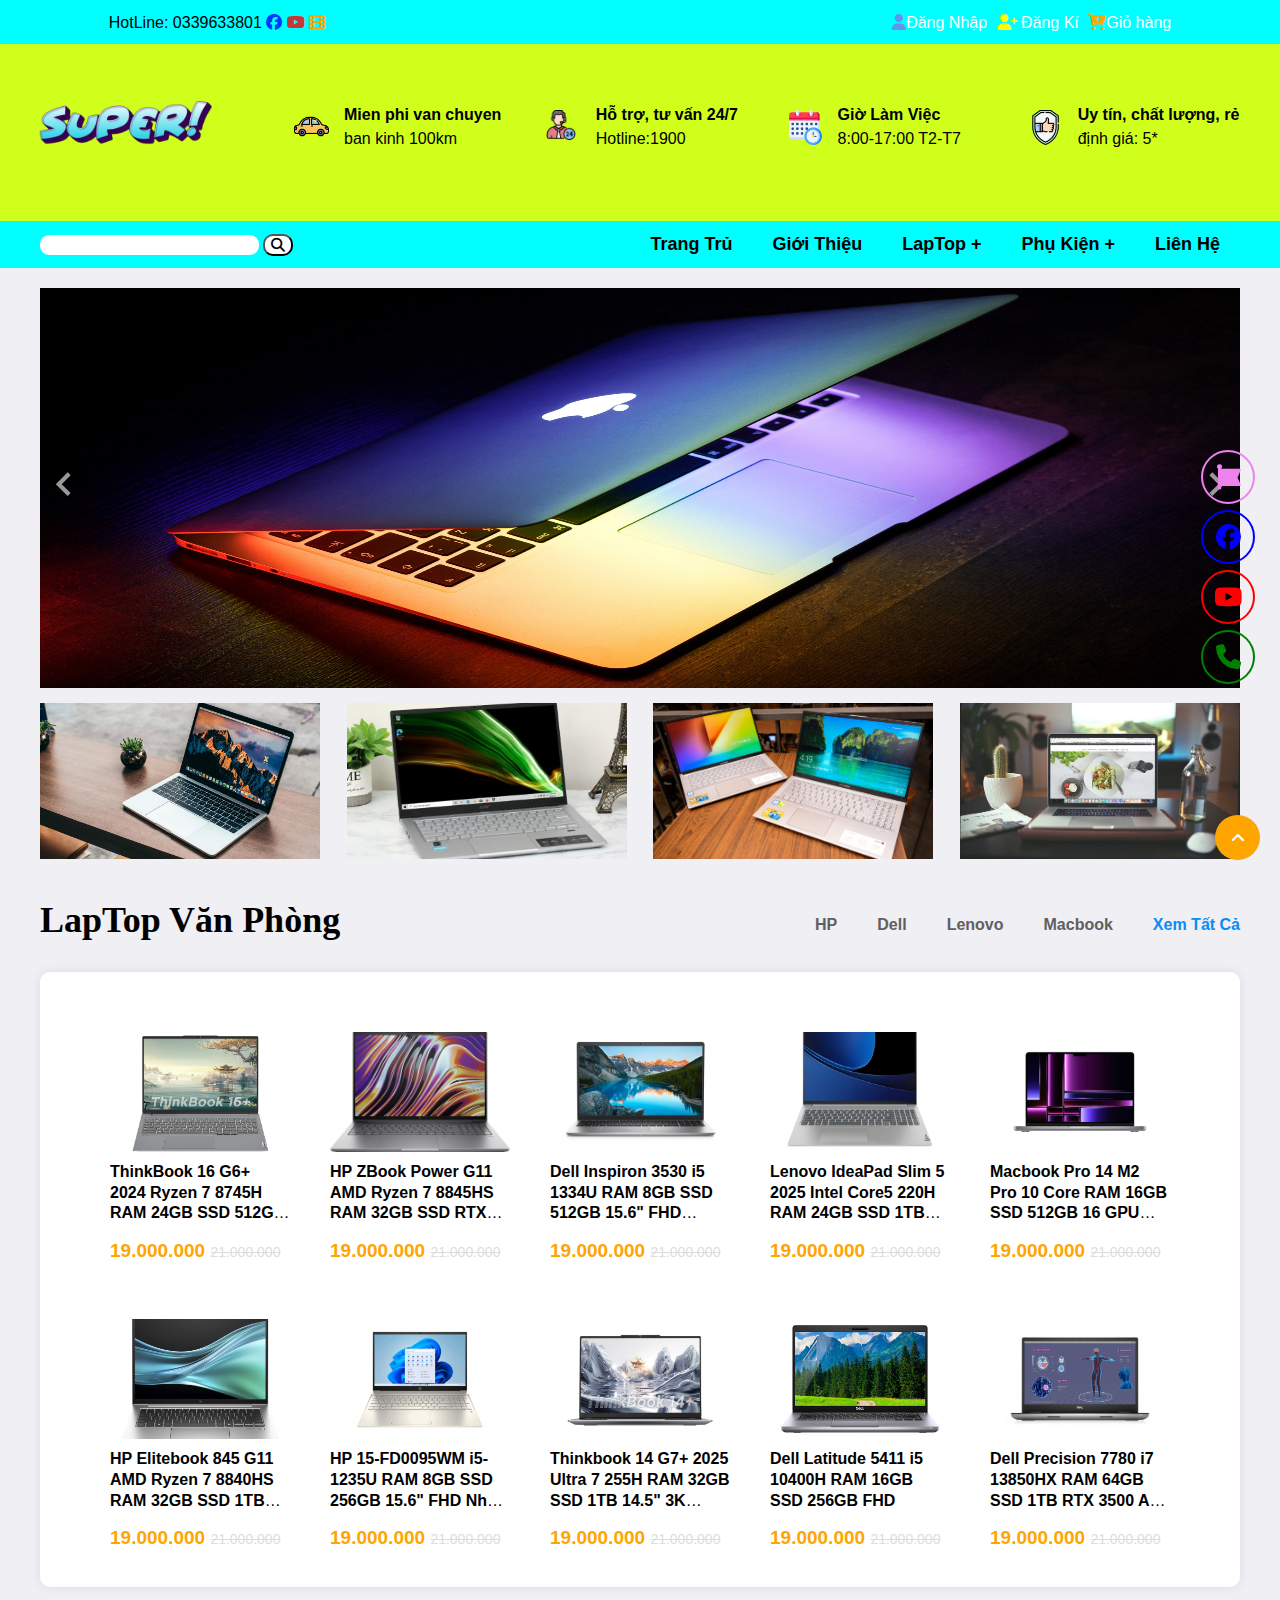
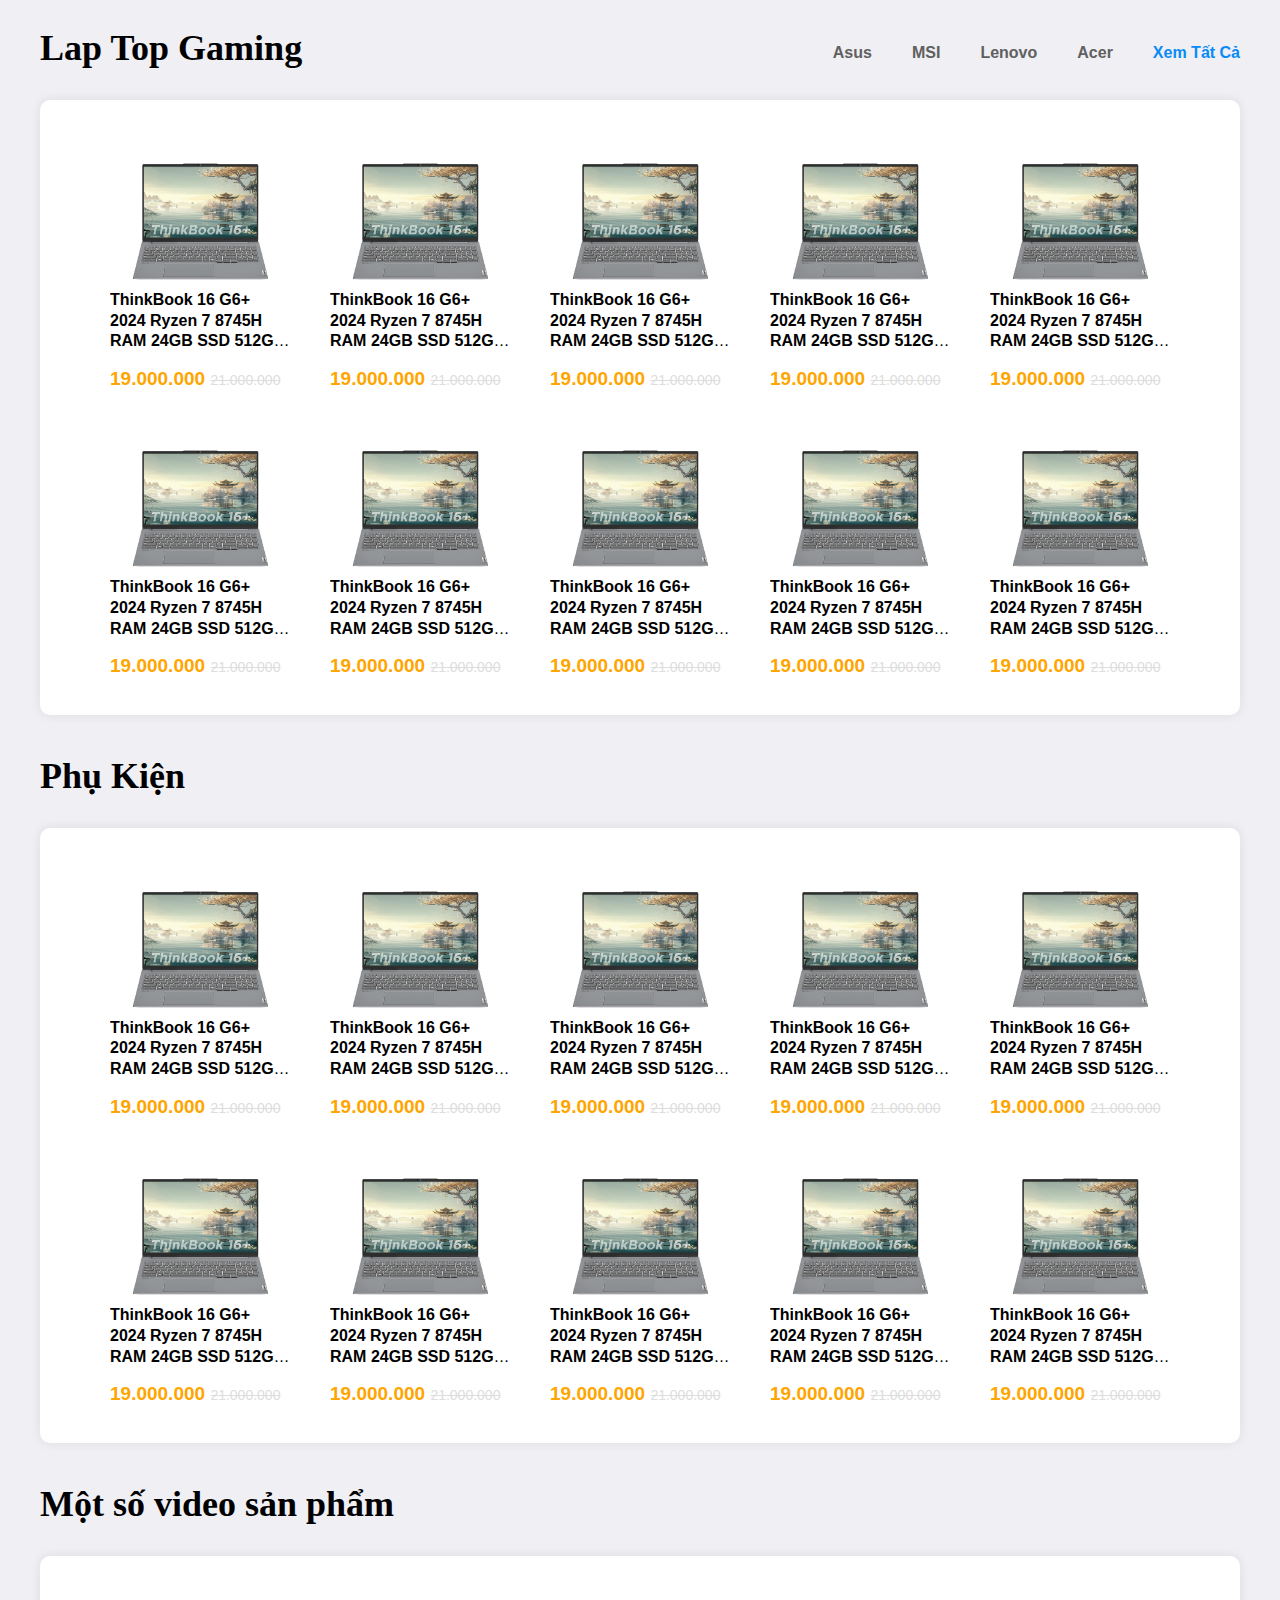
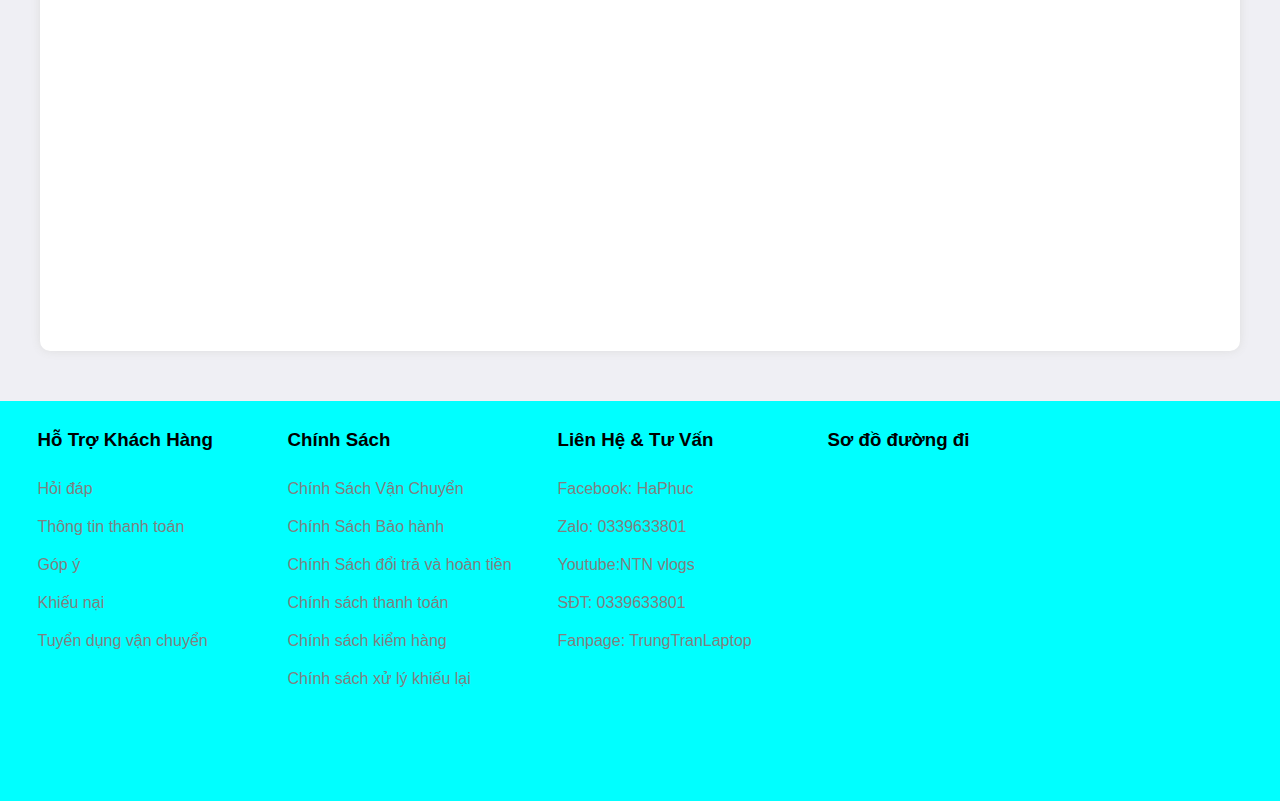
<file: index.html>
<!DOCTYPE html>
<html lang="en">
  <head>
    <meta charset="UTF-8" />
    <meta name="viewport" content="width=device-width, initial-scale=1.0" />
    <link rel="shortcut icon" href="./imgae/pc-tower.png" type="image/x-icon" />
    <link
      href="https://unpkg.com/boxicons@2.1.4/css/boxicons.min.css"
      rel="stylesheet"
    />
    <link
      rel="stylesheet"
      href="https://cdnjs.cloudflare.com/ajax/libs/font-awesome/6.7.2/css/all.min.css"
      integrity="sha512-Evv84Mr4kqVGRNSgIGL/F/aIDqQb7xQ2vcrdIwxfjThSH8CSR7PBEakCr51Ck+w+/U6swU2Im1vVX0SVk9ABhg=="
      crossorigin="anonymous"
      referrerpolicy="no-referrer"
    />
    <title>Máy Tính và Linh Kiện</title>
    <link rel="stylesheet" href="./CSS/header.css" />
    <link rel="stylesheet" href="./CSS/text_slideshow.css" />
    <link rel="stylesheet" href="./CSS/vanphong.css" />
    <link rel="stylesheet" href="./CSS/gaming.css" />
    <link rel="stylesheet" href="./CSS/phukien.css" />
    <link rel="stylesheet" href="./CSS/footer.css" />
  </head>
  <body>
    <div id="header">
      <div id="top">
        <div id="top-tops">
          <div id="top-tops-topleft">
            <span>HotLine: 0339633801</span>
            <a
              href="https://www.facebook.com/"
              target="_blank"
              style="color: rgba(0, 0, 255, 0.804)"
              ><i class="fa-brands fa-facebook"></i
            ></a>
            <a
              href="https://www.youtube.com/"
              target="_blank"
              style="color: rgba(255, 0, 0, 0.803)"
            >
              <i class="fa-brands fa-youtube"></i
            ></a>
            <a
              href="https://animevietsub.lol/"
              target="_blank"
              style="color: orange"
              ><i class="fa-solid fa-film"></i>
            </a>
          </div>
          <div id="top-tops-topright">
            <a href="login.html"
              ><i class="fa-solid fa-user" style="color: cornflowerblue"></i
              >Đăng Nhập</a
            >
            <a href="login.html"
              ><i class="fa-solid fa-user-plus" style="color: yellow"></i> Đăng
              Kí</a
            >
            <a href="giohang.html"
              ><i class="fa-solid fa-cart-plus" style="color: orange"></i>Giỏ
              hàng</a
            >
          </div>
        </div>
      </div>
      <div id="banner">
        <div id="show_baner">
          <div id="detail-showbaner">
            <div id="logo">
              <img id="img-logo" src="./imgae/Logo.png" alt="logo" />
            </div>
            <div id="policy">
              <div id="img-policy">
                <img src="./imgae/car.png" style="width: 35px" />
              </div>
              <div id="text-policy">
                <span><b>Mien phi van chuyen</b></span>
                <span>ban kinh 100km</span>
              </div>
            </div>
            <div id="support">
              <div id="img-support">
                <img src="./imgae/support.png" style="width: 30px" />
              </div>
              <div id="text-support">
                <span><b>Hỗ trợ, tư vấn 24/7</b></span>
                <span>Hotline:1900</span>
              </div>
            </div>
            <div id="time">
              <div id="img-time">
                <img src="./imgae/clock.png" style="width: 35px" />
              </div>
              <div id="text-time">
                <span><b>Giờ Làm Việc</b></span
                ><br />
                <span>8:00-17:00 T2-T7</span>
              </div>
            </div>
            <div id="legit">
              <div id="text-legit">
                <span><b>Uy tín, chất lượng, rẻ </b></span><br />
                <span>định giá: 5*</span>
              </div>
              <div id="img-legit">
                <img src="./imgae/legit.png" style="width: 35px" />
              </div>
            </div>
          </div>
        </div>
      </div>
    </div>
    <div class="menu" id="menu">
      <div class="container">
        <form action="" id="search">
          <input type="text" id="search-text" />
          <button id="search-btn">
            <i class="fa-solid fa-magnifying-glass"></i>
          </button>
          <a href="giohang.html"
            ><i class="fa-solid fa-cart-plus" style="color: orange"></i
          ></a>
        </form>
        <input type="checkbox" id="menu-bar" />
        <label for="menu-bar"><i class="fa-solid fa-bars"></i></label>
        <nav class="navbar">
          <ul>
            <li><a href="">Trang Trủ</a></li>
            <li><a href="">Giới Thiệu</a></li>
            <li>
              <a href="#">LapTop +</a>
              <ul>
                <li>
                  <a href="#">Gaming +</a>
                  <ul>
                    <li><a href="">Acer</a></li>
                    <li><a href="">MSI</a></li>
                    <li><a href="">Asus</a></li>
                    <li><a href="">Lenovo</a></li>
                  </ul>
                </li>
                <li>
                  <a href="#">Văn Phòng +</a>
                  <ul>
                    <li><a href="">HP</a></li>
                    <li><a href="">Dell</a></li>
                    <li><a href="">Lenovo</a></li>
                    <li><a href="">Macbook</a></li>
                  </ul>
                </li>
              </ul>
            </li>
            <li>
              <a href="#">Phụ Kiện +</a>
              <ul>
                <li>
                  <a href="#">Ram +</a>
                  <ul>
                    <li><a href="">DRAM</a></li>
                    <li><a href="">SRAM</a></li>
                    <li><a href="">SDRAM</a></li>
                    <li><a href="">DDR RAM</a></li>
                    <li><a href="">LPDDR</a></li>
                  </ul>
                </li>
                <li>
                  <a href="#">Màn Hình +</a>
                  <ul>
                    <li><a href="">Màn hình phẳng</a></li>
                    <li><a href="">Màn hình cong</a></li>
                    <li><a href="">Ultrawide (Siêu rộng)</a></li>
                  </ul>
                </li>
                <li>
                  <a href="#">Ổ Cứng +</a>
                  <ul>
                    <li><a href="">HDD</a></li>
                    <li><a href="">SSD</a></li>
                  </ul>
                </li>
                <li>
                  <a href="#">Chuột +</a>
                  <ul>
                    <li><a href="">có dây</a></li>
                    <li><a href="">không dây</a></li>
                  </ul>
                </li>
                <li>
                  <a href="#">Bàn Phím +</a>
                  <ul>
                    <li><a href="">bàn phím cơ</a></li>
                    <li><a href="">bàn phím thường</a></li>
                    <li><a href="">bàn phím có dây</a></li>
                    <li><a href="">bàn phím không dây</a></li>
                  </ul>
                </li>
              </ul>
            </li>
            <li><a href="">Liên Hệ</a></li>
          </ul>
        </nav>
      </div>
    </div>
    <script
      src="https://code.jquery.com/jquery-3.7.1.js"
      integrity="sha256-eKhayi8LEQwp4NKxN+CfCh+3qOVUtJn3QNZ0TciWLP4="
      crossorigin="anonymous"
    ></script>
    <script>
      window.onscroll = function () {
        myFunction();
      };

      var menu = document.getElementById("menu");
      var sticky = menu.offsetTop;

      function myFunction() {
        if (window.pageYOffset > sticky) {
          menu.classList.add("sticky");
        } else {
          menu.classList.remove("sticky");
        }
      }
    </script>
    <div id="content">
      <div id="slideshow">
        <img id="show" src="./imgae/show_1.jpg" alt="show_1" />
        <script src="./JS/testslide_show.js"></script>
        <div class="btns">
          <div class="btn-left btn" onclick="back()">
            <i class="bx bx-chevron-left"></i>
          </div>
          <div class="btn-right btn" onclick="next()">
            <i class="bx bx-chevron-right"></i>
          </div>
        </div>
        <script>
          autoPlay();
        </script>
      </div>
    </div>
    <div id="ads">
      <img class="a1" src="./imgae/ads_2.jpg" alt="a2" />
      <img class="a2" src="./imgae/ads_3.jpg" alt="a3" />
      <img class="a3" src="./imgae/ads_4.jpg" alt="a4" />
      <img class="a4" src="./imgae/ads_5.jpg" alt="a5" />
    </div>
    <script src="JS/btn_sp.js"></script>
    <div id="wrapper_VP">
      <h2>LapTop Văn Phòng</h2>
      <div class="Manufacturer">
        <div class="Manufacturer-list">
          <a href="">HP</a>
          <a href="">Dell</a>
          <a href="">Lenovo</a>
          <a href="">Macbook</a>
        </div>
        <div class="Manufacturer-All">
          <a href="">Xem Tất Cả</a>
        </div>
      </div>
      <div id="Laptop_VP">
        <div class="row">
          <div class="VP1 SP_VP">
            <div class="bg_sp">
              <a href="chitiet_sp.html" class="img-baosp"
                ><img src="./imgae/LT_VP_1.png" alt="thinkbook"
              /></a>
              <a href="chitiet_sp.html" class="text-sp"
                ><b
                  >ThinkBook 16 G6+ 2024 Ryzen 7 8745H RAM 24GB SSD 512GB 16
                  2.5K+ 120Hz</b
                ></a
              >
              <p class="price">
                <b>19.000.000</b>
                <span class="price-old">21.000.000</span>
              </p>
              <div class="ab">
                <div class="thongso">
                  <p>
                    CPU: &nbsp;Intel Ultra 5 125H <br />

                    RAM: 16GB LPDDR5x-7647MHz <br />

                    Màn hình: &nbsp;14.5″, 2.5K+ (2560x1600) IPS, 300nits <br />

                    Đồ họa: Intel® Arc™ graphics
                  </p>
                </div>
                <div class="btn_sp">
                  <a href="" class="a-them"
                    ><b><i class="fa-solid fa-cart-plus"></i></b
                  ></a>
                  <a href="chitiet_sp.html" class="a-ct">Xem Chi Tiết</a>
                </div>
              </div>
            </div>
          </div>
          <div class="VP2 SP_VP">
            <div class="bg_sp">
              <a href="" class="img-baosp"
                ><img src="./imgae/LT_VP_2.png" alt="thinkbook"
              /></a>
              <a href="" class="text-sp"
                ><b>
                  HP ZBook Power G11 AMD Ryzen 7 8845HS RAM 32GB SSD RTX 4050
                  1TB 16" 2.5K 120Hz</b
                ></a
              >
              <p class="price">
                <b>19.000.000</b>
                <span class="price-old">21.000.000</span>
              </p>
              <div class="ab">
                <div class="thongso">
                  <p>
                    CPU: &nbsp;Intel Ultra 5 125H <br />

                    RAM: 16GB LPDDR5x-7647MHz <br />

                    Màn hình: &nbsp;14.5″, 2.5K+ (2560x1600) IPS, 300nits <br />

                    Đồ họa: Intel® Arc™ graphics
                  </p>
                </div>
                <div class="btn_sp">
                  <a href="" class="a-them"
                    ><b><i class="fa-solid fa-cart-plus"></i></b
                  ></a>
                  <a href="" class="a-ct">Xem Chi Tiết</a>
                </div>
              </div>
            </div>
          </div>
          <div class="VP3 SP_VP">
            <div class="bg_sp">
              <a href="" class="img-baosp"
                ><img src="./imgae/LT_VP_3.png" alt="thinkbook"
              /></a>
              <a href="" class="text-sp"
                ><b>
                  Dell Inspiron 3530 i5 1334U RAM 8GB SSD 512GB 15.6" FHD 120Hz
                </b></a
              >
              <p class="price">
                <b>19.000.000</b>
                <span class="price-old">21.000.000</span>
              </p>
              <div class="ab">
                <div class="thongso">
                  <p>
                    CPU: &nbsp;Intel Ultra 5 125H <br />

                    RAM: 16GB LPDDR5x-7647MHz <br />

                    Màn hình: &nbsp;14.5″, 2.5K+ (2560x1600) IPS, 300nits <br />

                    Đồ họa: Intel® Arc™ graphics
                  </p>
                </div>
                <div class="btn_sp">
                  <a href="" class="a-them"
                    ><b><i class="fa-solid fa-cart-plus"></i></b
                  ></a>
                  <a href="" class="a-ct">Xem Chi Tiết</a>
                </div>
              </div>
            </div>
          </div>
          <div class="VP4 SP_VP">
            <div class="bg_sp">
              <a href="" class="img-baosp"
                ><img src="./imgae/LT_VP_4.png" alt="thinkbook"
              /></a>
              <a href="" class="text-sp"
                ><b>
                  Lenovo IdeaPad Slim 5 2025 Intel Core5 220H RAM 24GB SSD 1TB
                  2.8K OLED 120Hz (Lenovo XiaoXin Pro 14c IRH10R)
                </b></a
              >
              <p class="price">
                <b>19.000.000</b>
                <span class="price-old">21.000.000</span>
              </p>
              <div class="ab">
                <div class="thongso">
                  <p>
                    CPU: &nbsp;Intel Ultra 5 125H <br />

                    RAM: 16GB LPDDR5x-7647MHz <br />

                    Màn hình: &nbsp;14.5″, 2.5K+ (2560x1600) IPS, 300nits <br />

                    Đồ họa: Intel® Arc™ graphics
                  </p>
                </div>
                <div class="btn_sp">
                  <a href="" class="a-them"
                    ><b><i class="fa-solid fa-cart-plus"></i></b
                  ></a>
                  <a href="" class="a-ct">Xem Chi Tiết</a>
                </div>
              </div>
            </div>
          </div>
          <div class="VP5 SP_VP">
            <div class="bg_sp">
              <a href="" class="img-baosp"
                ><img src="./imgae/LT_VP_5.png" alt="thinkbook"
              /></a>
              <a href="" class="text-sp"
                ><b>
                  Macbook Pro 14 M2 Pro 10 Core RAM 16GB SSD 512GB 16 GPU Liquid
                  Retina
                </b></a
              >
              <p class="price">
                <b>19.000.000</b>
                <span class="price-old">21.000.000</span>
              </p>
              <div class="ab">
                <div class="thongso">
                  <p>
                    CPU: &nbsp;Intel Ultra 5 125H <br />

                    RAM: 16GB LPDDR5x-7647MHz <br />

                    Màn hình: &nbsp;14.5″, 2.5K+ (2560x1600) IPS, 300nits <br />

                    Đồ họa: Intel® Arc™ graphics
                  </p>
                </div>
                <div class="btn_sp">
                  <a href="" class="a-them"
                    ><b><i class="fa-solid fa-cart-plus"></i></b
                  ></a>
                  <a href="" class="a-ct">Xem Chi Tiết</a>
                </div>
              </div>
            </div>
          </div>
          <div class="VP6 SP_VP">
            <div class="bg_sp">
              <a href="" class="img-baosp"
                ><img src="./imgae/LT_VP_6.png" alt="thinkbook"
              /></a>
              <a href="" class="text-sp"
                ><b>
                  HP Elitebook 845 G11 AMD Ryzen 7 8840HS RAM 32GB SSD 1TB 14"
                  2.5K 120Hz
                </b></a
              >
              <p class="price">
                <b>19.000.000</b>
                <span class="price-old">21.000.000</span>
              </p>
              <div class="ab">
                <div class="thongso">
                  <p>
                    CPU: &nbsp;Intel Ultra 5 125H <br />

                    RAM: 16GB LPDDR5x-7647MHz <br />

                    Màn hình: &nbsp;14.5″, 2.5K+ (2560x1600) IPS, 300nits <br />

                    Đồ họa: Intel® Arc™ graphics
                  </p>
                </div>
                <div class="btn_sp">
                  <a href="" class="a-them"
                    ><b><i class="fa-solid fa-cart-plus"></i></b
                  ></a>
                  <a href="" class="a-ct">Xem Chi Tiết</a>
                </div>
              </div>
            </div>
          </div>
          <div class="VP7 SP_VP">
            <div class="bg_sp">
              <a href="" class="img-baosp"
                ><img src="./imgae/LT_VP_7.png" alt="thinkbook"
              /></a>
              <a href="" class="text-sp"
                ><b>
                  HP 15-FD0095WM i5-1235U RAM 8GB SSD 256GB 15.6" FHD Nhập Khẩu
                  Chính Ngạch Full VAT
                </b></a
              >
              <p class="price">
                <b>19.000.000</b>
                <span class="price-old">21.000.000</span>
              </p>
              <div class="ab">
                <div class="thongso">
                  <p>
                    CPU: &nbsp;Intel Ultra 5 125H <br />

                    RAM: 16GB LPDDR5x-7647MHz <br />

                    Màn hình: &nbsp;14.5″, 2.5K+ (2560x1600) IPS, 300nits <br />

                    Đồ họa: Intel® Arc™ graphics
                  </p>
                </div>
                <div class="btn_sp">
                  <a href="" class="a-them"
                    ><b><i class="fa-solid fa-cart-plus"></i></b
                  ></a>
                  <a href="" class="a-ct">Xem Chi Tiết</a>
                </div>
              </div>
            </div>
          </div>
          <div class="VP8 SP_VP">
            <div class="bg_sp">
              <a href="" class="img-baosp"
                ><img src="./imgae/LT_VP_8.png" alt="thinkbook"
              /></a>
              <a href="" class="text-sp"
                ><b>
                  Thinkbook 14 G7+ 2025 Ultra 7 255H RAM 32GB SSD 1TB 14.5" 3K
                  120Hz
                </b></a
              >
              <p class="price">
                <b>19.000.000</b>
                <span class="price-old">21.000.000</span>
              </p>
              <div class="ab">
                <div class="thongso">
                  <p>
                    CPU: &nbsp;Intel Ultra 5 125H <br />

                    RAM: 16GB LPDDR5x-7647MHz <br />

                    Màn hình: &nbsp;14.5″, 2.5K+ (2560x1600) IPS, 300nits <br />

                    Đồ họa: Intel® Arc™ graphics
                  </p>
                </div>
                <div class="btn_sp">
                  <a href="" class="a-them"
                    ><b><i class="fa-solid fa-cart-plus"></i></b
                  ></a>
                  <a href="" class="a-ct">Xem Chi Tiết</a>
                </div>
              </div>
            </div>
          </div>
          <div class="VP9 SP_VP">
            <div class="bg_sp">
              <a href="" class="img-baosp"
                ><img src="./imgae/LT_VP_9.png" alt="thinkbook"
              /></a>
              <a href="" class="text-sp"
                ><b> Dell Latitude 5411 i5 10400H RAM 16GB SSD 256GB FHD </b></a
              >
              <p class="price">
                <b>19.000.000</b>
                <span class="price-old">21.000.000</span>
              </p>
              <div class="ab">
                <div class="thongso">
                  <p>
                    CPU: &nbsp;Intel Ultra 5 125H <br />

                    RAM: 16GB LPDDR5x-7647MHz <br />

                    Màn hình: &nbsp;14.5″, 2.5K+ (2560x1600) IPS, 300nits <br />

                    Đồ họa: Intel® Arc™ graphics
                  </p>
                </div>
                <div class="btn_sp">
                  <a href="" class="a-them"
                    ><b><i class="fa-solid fa-cart-plus"></i></b
                  ></a>
                  <a href="" class="a-ct">Xem Chi Tiết</a>
                </div>
              </div>
            </div>
          </div>
          <div class="VP10 SP_VP">
            <div class="bg_sp">
              <a href="" class="img-baosp"
                ><img src="./imgae/LT_VP_10.png" alt="thinkbook"
              /></a>
              <a href="" class="text-sp"
                ><b>
                  Dell Precision 7780 i7 13850HX RAM 64GB SSD 1TB RTX 3500 Ada
                  FHD
                </b></a
              >
              <p class="price">
                <b>19.000.000</b>
                <span class="price-old">21.000.000</span>
              </p>
              <div class="ab">
                <div class="thongso">
                  <p>
                    CPU: &nbsp;Intel Ultra 5 125H <br />

                    RAM: 16GB LPDDR5x-7647MHz <br />

                    Màn hình: &nbsp;14.5″, 2.5K+ (2560x1600) IPS, 300nits <br />

                    Đồ họa: Intel® Arc™ graphics
                  </p>
                </div>
                <div class="btn_sp">
                  <a href="" class="a-them"
                    ><b><i class="fa-solid fa-cart-plus"></i></b
                  ></a>
                  <a href="chitiet_sp.html" class="a-ct">Xem Chi Tiết</a>
                </div>
              </div>
            </div>
          </div>
        </div>
      </div>
    </div>
    <div id="wrapper_GM">
      <h2>Lap Top Gaming</h2>
      <div class="Manufacturer">
        <div class="Manufacturer-list">
          <a href="">Asus</a>
          <a href="">MSI</a>
          <a href="">Lenovo</a>
          <a href="">Acer</a>
        </div>
        <div class="Manufacturer-All">
          <a href="">Xem Tất Cả</a>
        </div>
      </div>
      <div id="LapTop_Gaming">
        <div class="row">
          <div class="GM1 SP_GM">
            <div class="bg_sp">
              <a href="" class="img-baosp"
                ><img src="./imgae/LT_VP_1.png" alt="thinkbook"
              /></a>
              <a href="" class="text-sp"
                ><b
                  >ThinkBook 16 G6+ 2024 Ryzen 7 8745H RAM 24GB SSD 512GB 16
                  2.5K+ 120Hz</b
                ></a
              >
              <p class="price">
                <b>19.000.000</b>
                <span class="price-old">21.000.000</span>
              </p>
              <div class="ab">
                <div class="thongso">
                  <p>
                    CPU: &nbsp;Intel Ultra 5 125H <br />

                    RAM: 16GB LPDDR5x-7647MHz <br />

                    Màn hình: &nbsp;14.5″, 2.5K+ (2560x1600) IPS, 300nits <br />

                    Đồ họa: Intel® Arc™ graphics
                  </p>
                </div>
                <div class="btn_sp">
                  <a href="" class="a-them"
                    ><b><i class="fa-solid fa-cart-plus"></i></b
                  ></a>
                  <a href="" class="a-ct">Xem Chi Tiết</a>
                </div>
              </div>
            </div>
          </div>
          <div class="GM2 SP_GM">
            <div class="bg_sp">
              <a href="" class="img-baosp"
                ><img src="./imgae/LT_VP_1.png" alt="thinkbook"
              /></a>
              <a href="" class="text-sp"
                ><b
                  >ThinkBook 16 G6+ 2024 Ryzen 7 8745H RAM 24GB SSD 512GB 16
                  2.5K+ 120Hz</b
                ></a
              >
              <p class="price">
                <b>19.000.000</b>
                <span class="price-old">21.000.000</span>
              </p>
              <div class="ab">
                <div class="thongso">
                  <p>
                    CPU: &nbsp;Intel Ultra 5 125H <br />

                    RAM: 16GB LPDDR5x-7647MHz <br />

                    Màn hình: &nbsp;14.5″, 2.5K+ (2560x1600) IPS, 300nits <br />

                    Đồ họa: Intel® Arc™ graphics
                  </p>
                </div>
                <div class="btn_sp">
                  <a href="" class="a-them"
                    ><b><i class="fa-solid fa-cart-plus"></i></b
                  ></a>
                  <a href="" class="a-ct">Xem Chi Tiết</a>
                </div>
              </div>
            </div>
          </div>
          <div class="GM3 SP_GM">
            <div class="bg_sp">
              <a href="" class="img-baosp"
                ><img src="./imgae/LT_VP_1.png" alt="thinkbook"
              /></a>
              <a href="" class="text-sp"
                ><b
                  >ThinkBook 16 G6+ 2024 Ryzen 7 8745H RAM 24GB SSD 512GB 16
                  2.5K+ 120Hz</b
                ></a
              >
              <p class="price">
                <b>19.000.000</b>
                <span class="price-old">21.000.000</span>
              </p>
              <div class="ab">
                <div class="thongso">
                  <p>
                    CPU: &nbsp;Intel Ultra 5 125H <br />

                    RAM: 16GB LPDDR5x-7647MHz <br />

                    Màn hình: &nbsp;14.5″, 2.5K+ (2560x1600) IPS, 300nits <br />

                    Đồ họa: Intel® Arc™ graphics
                  </p>
                </div>
                <div class="btn_sp">
                  <a href="" class="a-them"
                    ><b><i class="fa-solid fa-cart-plus"></i></b
                  ></a>
                  <a href="" class="a-ct">Xem Chi Tiết</a>
                </div>
              </div>
            </div>
          </div>
          <div class="GM4 SP_GM">
            <div class="bg_sp">
              <a href="" class="img-baosp"
                ><img src="./imgae/LT_VP_1.png" alt="thinkbook"
              /></a>
              <a href="" class="text-sp"
                ><b
                  >ThinkBook 16 G6+ 2024 Ryzen 7 8745H RAM 24GB SSD 512GB 16
                  2.5K+ 120Hz</b
                ></a
              >
              <p class="price">
                <b>19.000.000</b>
                <span class="price-old">21.000.000</span>
              </p>
              <div class="ab">
                <div class="thongso">
                  <p>
                    CPU: &nbsp;Intel Ultra 5 125H <br />

                    RAM: 16GB LPDDR5x-7647MHz <br />

                    Màn hình: &nbsp;14.5″, 2.5K+ (2560x1600) IPS, 300nits <br />

                    Đồ họa: Intel® Arc™ graphics
                  </p>
                </div>
                <div class="btn_sp">
                  <a href="" class="a-them"
                    ><b><i class="fa-solid fa-cart-plus"></i></b
                  ></a>
                  <a href="" class="a-ct">Xem Chi Tiết</a>
                </div>
              </div>
            </div>
          </div>
          <div class="GM5 SP_GM">
            <div class="bg_sp">
              <a href="" class="img-baosp"
                ><img src="./imgae/LT_VP_1.png" alt="thinkbook"
              /></a>
              <a href="" class="text-sp"
                ><b
                  >ThinkBook 16 G6+ 2024 Ryzen 7 8745H RAM 24GB SSD 512GB 16
                  2.5K+ 120Hz</b
                ></a
              >
              <p class="price">
                <b>19.000.000</b>
                <span class="price-old">21.000.000</span>
              </p>
              <div class="ab">
                <div class="thongso">
                  <p>
                    CPU: &nbsp;Intel Ultra 5 125H <br />

                    RAM: 16GB LPDDR5x-7647MHz <br />

                    Màn hình: &nbsp;14.5″, 2.5K+ (2560x1600) IPS, 300nits <br />

                    Đồ họa: Intel® Arc™ graphics
                  </p>
                </div>
                <div class="btn_sp">
                  <a href="" class="a-them"
                    ><b><i class="fa-solid fa-cart-plus"></i></b
                  ></a>
                  <a href="" class="a-ct">Xem Chi Tiết</a>
                </div>
              </div>
            </div>
          </div>
          <div class="GM6 SP_GM">
            <div class="bg_sp">
              <a href="" class="img-baosp"
                ><img src="./imgae/LT_VP_1.png" alt="thinkbook"
              /></a>
              <a href="" class="text-sp"
                ><b
                  >ThinkBook 16 G6+ 2024 Ryzen 7 8745H RAM 24GB SSD 512GB 16
                  2.5K+ 120Hz</b
                ></a
              >
              <p class="price">
                <b>19.000.000</b>
                <span class="price-old">21.000.000</span>
              </p>
              <div class="ab">
                <div class="thongso">
                  <p>
                    CPU: &nbsp;Intel Ultra 5 125H <br />

                    RAM: 16GB LPDDR5x-7647MHz <br />

                    Màn hình: &nbsp;14.5″, 2.5K+ (2560x1600) IPS, 300nits <br />

                    Đồ họa: Intel® Arc™ graphics
                  </p>
                </div>
                <div class="btn_sp">
                  <a href="" class="a-them"
                    ><b><i class="fa-solid fa-cart-plus"></i></b
                  ></a>
                  <a href="" class="a-ct">Xem Chi Tiết</a>
                </div>
              </div>
            </div>
          </div>
          <div class="GM7 SP_GM">
            <div class="bg_sp">
              <a href="" class="img-baosp"
                ><img src="./imgae/LT_VP_1.png" alt="thinkbook"
              /></a>
              <a href="" class="text-sp"
                ><b
                  >ThinkBook 16 G6+ 2024 Ryzen 7 8745H RAM 24GB SSD 512GB 16
                  2.5K+ 120Hz</b
                ></a
              >
              <p class="price">
                <b>19.000.000</b>
                <span class="price-old">21.000.000</span>
              </p>
              <div class="ab">
                <div class="thongso">
                  <p>
                    CPU: &nbsp;Intel Ultra 5 125H <br />

                    RAM: 16GB LPDDR5x-7647MHz <br />

                    Màn hình: &nbsp;14.5″, 2.5K+ (2560x1600) IPS, 300nits <br />

                    Đồ họa: Intel® Arc™ graphics
                  </p>
                </div>
                <div class="btn_sp">
                  <a href="" class="a-them"
                    ><b><i class="fa-solid fa-cart-plus"></i></b
                  ></a>
                  <a href="" class="a-ct">Xem Chi Tiết</a>
                </div>
              </div>
            </div>
          </div>
          <div class="GM8 SP_GM">
            <div class="bg_sp">
              <a href="" class="img-baosp"
                ><img src="./imgae/LT_VP_1.png" alt="thinkbook"
              /></a>
              <a href="" class="text-sp"
                ><b
                  >ThinkBook 16 G6+ 2024 Ryzen 7 8745H RAM 24GB SSD 512GB 16
                  2.5K+ 120Hz</b
                ></a
              >
              <p class="price">
                <b>19.000.000</b>
                <span class="price-old">21.000.000</span>
              </p>
              <div class="ab">
                <div class="thongso">
                  <p>
                    CPU: &nbsp;Intel Ultra 5 125H <br />

                    RAM: 16GB LPDDR5x-7647MHz <br />

                    Màn hình: &nbsp;14.5″, 2.5K+ (2560x1600) IPS, 300nits <br />

                    Đồ họa: Intel® Arc™ graphics
                  </p>
                </div>
                <div class="btn_sp">
                  <a href="" class="a-them"
                    ><b><i class="fa-solid fa-cart-plus"></i></b
                  ></a>
                  <a href="" class="a-ct">Xem Chi Tiết</a>
                </div>
              </div>
            </div>
          </div>
          <div class="GM9 SP_GM">
            <div class="bg_sp">
              <a href="" class="img-baosp"
                ><img src="./imgae/LT_VP_1.png" alt="thinkbook"
              /></a>
              <a href="" class="text-sp"
                ><b
                  >ThinkBook 16 G6+ 2024 Ryzen 7 8745H RAM 24GB SSD 512GB 16
                  2.5K+ 120Hz</b
                ></a
              >
              <p class="price">
                <b>19.000.000</b>
                <span class="price-old">21.000.000</span>
              </p>
              <div class="ab">
                <div class="thongso">
                  <p>
                    CPU: &nbsp;Intel Ultra 5 125H <br />

                    RAM: 16GB LPDDR5x-7647MHz <br />

                    Màn hình: &nbsp;14.5″, 2.5K+ (2560x1600) IPS, 300nits <br />

                    Đồ họa: Intel® Arc™ graphics
                  </p>
                </div>
                <div class="btn_sp">
                  <a href="" class="a-them"
                    ><b><i class="fa-solid fa-cart-plus"></i></b
                  ></a>
                  <a href="" class="a-ct">Xem Chi Tiết</a>
                </div>
              </div>
            </div>
          </div>
          <div class="GM10 SP_GM">
            <div class="bg_sp">
              <a href="" class="img-baosp"
                ><img src="./imgae/LT_VP_1.png" alt="thinkbook"
              /></a>
              <a href="" class="text-sp"
                ><b
                  >ThinkBook 16 G6+ 2024 Ryzen 7 8745H RAM 24GB SSD 512GB 16
                  2.5K+ 120Hz</b
                ></a
              >
              <p class="price">
                <b>19.000.000</b>
                <span class="price-old">21.000.000</span>
              </p>
              <div class="ab">
                <div class="thongso">
                  <p>
                    CPU: &nbsp;Intel Ultra 5 125H <br />

                    RAM: 16GB LPDDR5x-7647MHz <br />

                    Màn hình: &nbsp;14.5″, 2.5K+ (2560x1600) IPS, 300nits <br />

                    Đồ họa: Intel® Arc™ graphics
                  </p>
                </div>
                <div class="btn_sp">
                  <a href="" class="a-them"
                    ><b><i class="fa-solid fa-cart-plus"></i></b
                  ></a>
                  <a href="" class="a-ct">Xem Chi Tiết</a>
                </div>
              </div>
            </div>
          </div>
        </div>
      </div>
    </div>
    <div id="wrapper_PK">
      <h2>Phụ Kiện</h2>
      <div id="Phukien">
        <div class="row">
          <div class="PK1 SP_PK">
            <div class="bg_sp">
              <a href="" class="img-baosp"
                ><img src="./imgae/LT_VP_1.png" alt="thinkbook"
              /></a>
              <a href="" class="text-sp"
                ><b
                  >ThinkBook 16 G6+ 2024 Ryzen 7 8745H RAM 24GB SSD 512GB 16
                  2.5K+ 120Hz</b
                ></a
              >
              <p class="price">
                <b>19.000.000</b>
                <span class="price-old">21.000.000</span>
              </p>
              <div class="ab">
                <div class="thongso">
                  <p>
                    CPU: &nbsp;Intel Ultra 5 125H <br />

                    RAM: 16GB LPDDR5x-7647MHz <br />

                    Màn hình: &nbsp;14.5″, 2.5K+ (2560x1600) IPS, 300nits <br />

                    Đồ họa: Intel® Arc™ graphics
                  </p>
                </div>
                <div class="btn_sp">
                  <a href="" class="a-them"
                    ><b><i class="fa-solid fa-cart-plus"></i></b
                  ></a>
                  <a href="" class="a-ct">Xem Chi Tiết</a>
                </div>
              </div>
            </div>
          </div>
          <div class="PK2 SP_PK">
            <div class="bg_sp">
              <a href="" class="img-baosp"
                ><img src="./imgae/LT_VP_1.png" alt="thinkbook"
              /></a>
              <a href="" class="text-sp"
                ><b
                  >ThinkBook 16 G6+ 2024 Ryzen 7 8745H RAM 24GB SSD 512GB 16
                  2.5K+ 120Hz</b
                ></a
              >
              <p class="price">
                <b>19.000.000</b>
                <span class="price-old">21.000.000</span>
              </p>
              <div class="ab">
                <div class="thongso">
                  <p>
                    CPU: &nbsp;Intel Ultra 5 125H <br />

                    RAM: 16GB LPDDR5x-7647MHz <br />

                    Màn hình: &nbsp;14.5″, 2.5K+ (2560x1600) IPS, 300nits <br />

                    Đồ họa: Intel® Arc™ graphics
                  </p>
                </div>
                <div class="btn_sp">
                  <a href="" class="a-them"
                    ><b><i class="fa-solid fa-cart-plus"></i></b
                  ></a>
                  <a href="" class="a-ct">Xem Chi Tiết</a>
                </div>
              </div>
            </div>
          </div>
          <div class="PK3 SP_PK">
            <div class="bg_sp">
              <a href="" class="img-baosp"
                ><img src="./imgae/LT_VP_1.png" alt="thinkbook"
              /></a>
              <a href="" class="text-sp"
                ><b
                  >ThinkBook 16 G6+ 2024 Ryzen 7 8745H RAM 24GB SSD 512GB 16
                  2.5K+ 120Hz</b
                ></a
              >
              <p class="price">
                <b>19.000.000</b>
                <span class="price-old">21.000.000</span>
              </p>
              <div class="ab">
                <div class="thongso">
                  <p>
                    CPU: &nbsp;Intel Ultra 5 125H <br />

                    RAM: 16GB LPDDR5x-7647MHz <br />

                    Màn hình: &nbsp;14.5″, 2.5K+ (2560x1600) IPS, 300nits <br />

                    Đồ họa: Intel® Arc™ graphics
                  </p>
                </div>
                <div class="btn_sp">
                  <a href="" class="a-them"
                    ><b><i class="fa-solid fa-cart-plus"></i></b
                  ></a>
                  <a href="" class="a-ct">Xem Chi Tiết</a>
                </div>
              </div>
            </div>
          </div>
          <div class="PK4 SP_PK">
            <div class="bg_sp">
              <a href="" class="img-baosp"
                ><img src="./imgae/LT_VP_1.png" alt="thinkbook"
              /></a>
              <a href="" class="text-sp"
                ><b
                  >ThinkBook 16 G6+ 2024 Ryzen 7 8745H RAM 24GB SSD 512GB 16
                  2.5K+ 120Hz</b
                ></a
              >
              <p class="price">
                <b>19.000.000</b>
                <span class="price-old">21.000.000</span>
              </p>
              <div class="ab">
                <div class="thongso">
                  <p>
                    CPU: &nbsp;Intel Ultra 5 125H <br />
                    RAM: 16GB LPDDR5x-7647MHz <br />
                    Màn hình: &nbsp;14.5″, 2.5K+ (2560x1600) IPS, 300nits <br />
                    Đồ họa: Intel® Arc™ graphics
                  </p>
                </div>
                <div class="btn_sp">
                  <a href="" class="a-them"
                    ><b><i class="fa-solid fa-cart-plus"></i></b
                  ></a>
                  <a href="" class="a-ct">Xem Chi Tiết</a>
                </div>
              </div>
            </div>
          </div>
          <div class="PK5 SP_PK">
            <div class="bg_sp">
              <a href="" class="img-baosp"
                ><img src="./imgae/LT_VP_1.png" alt="thinkbook"
              /></a>
              <a href="" class="text-sp"
                ><b
                  >ThinkBook 16 G6+ 2024 Ryzen 7 8745H RAM 24GB SSD 512GB 16
                  2.5K+ 120Hz</b
                ></a
              >
              <p class="price">
                <b>19.000.000</b>
                <span class="price-old">21.000.000</span>
              </p>
              <div class="ab">
                <div class="thongso">
                  <p>
                    CPU: &nbsp;Intel Ultra 5 125H <br />

                    RAM: 16GB LPDDR5x-7647MHz <br />

                    Màn hình: &nbsp;14.5″, 2.5K+ (2560x1600) IPS, 300nits <br />

                    Đồ họa: Intel® Arc™ graphics
                  </p>
                </div>
                <div class="btn_sp">
                  <a href="" class="a-them"
                    ><b><i class="fa-solid fa-cart-plus"></i></b
                  ></a>
                  <a href="" class="a-ct">Xem Chi Tiết</a>
                </div>
              </div>
            </div>
          </div>
          <div class="PK6 SP_PK">
            <div class="bg_sp">
              <a href="" class="img-baosp"
                ><img src="./imgae/LT_VP_1.png" alt="thinkbook"
              /></a>
              <a href="" class="text-sp"
                ><b
                  >ThinkBook 16 G6+ 2024 Ryzen 7 8745H RAM 24GB SSD 512GB 16
                  2.5K+ 120Hz</b
                ></a
              >
              <p class="price">
                <b>19.000.000</b>
                <span class="price-old">21.000.000</span>
              </p>
              <div class="ab">
                <div class="thongso">
                  <p>
                    CPU: &nbsp;Intel Ultra 5 125H <br />

                    RAM: 16GB LPDDR5x-7647MHz <br />

                    Màn hình: &nbsp;14.5″, 2.5K+ (2560x1600) IPS, 300nits <br />

                    Đồ họa: Intel® Arc™ graphics
                  </p>
                </div>
                <div class="btn_sp">
                  <a href="" class="a-them"
                    ><b><i class="fa-solid fa-cart-plus"></i></b
                  ></a>
                  <a href="" class="a-ct">Xem Chi Tiết</a>
                </div>
              </div>
            </div>
          </div>
          <div class="PK7 SP_PK">
            <div class="bg_sp">
              <a href="" class="img-baosp"
                ><img src="./imgae/LT_VP_1.png" alt="thinkbook"
              /></a>
              <a href="" class="text-sp"
                ><b
                  >ThinkBook 16 G6+ 2024 Ryzen 7 8745H RAM 24GB SSD 512GB 16
                  2.5K+ 120Hz</b
                ></a
              >
              <p class="price">
                <b>19.000.000</b>
                <span class="price-old">21.000.000</span>
              </p>
              <div class="ab">
                <div class="thongso">
                  <p>
                    CPU: &nbsp;Intel Ultra 5 125H <br />

                    RAM: 16GB LPDDR5x-7647MHz <br />

                    Màn hình: &nbsp;14.5″, 2.5K+ (2560x1600) IPS, 300nits <br />

                    Đồ họa: Intel® Arc™ graphics
                  </p>
                </div>
                <div class="btn_sp">
                  <a href="" class="a-them"
                    ><b><i class="fa-solid fa-cart-plus"></i></b
                  ></a>
                  <a href="" class="a-ct">Xem Chi Tiết</a>
                </div>
              </div>
            </div>
          </div>
          <div class="PK8 SP_PK">
            <div class="bg_sp">
              <a href="" class="img-baosp"
                ><img src="./imgae/LT_VP_1.png" alt="thinkbook"
              /></a>
              <a href="" class="text-sp"
                ><b
                  >ThinkBook 16 G6+ 2024 Ryzen 7 8745H RAM 24GB SSD 512GB 16
                  2.5K+ 120Hz</b
                ></a
              >
              <p class="price">
                <b>19.000.000</b>
                <span class="price-old">21.000.000</span>
              </p>
              <div class="ab">
                <div class="thongso">
                  <p>
                    CPU: &nbsp;Intel Ultra 5 125H <br />

                    RAM: 16GB LPDDR5x-7647MHz <br />

                    Màn hình: &nbsp;14.5″, 2.5K+ (2560x1600) IPS, 300nits <br />

                    Đồ họa: Intel® Arc™ graphics
                  </p>
                </div>
                <div class="btn_sp">
                  <a href="" class="a-them"
                    ><b><i class="fa-solid fa-cart-plus"></i></b
                  ></a>
                  <a href="" class="a-ct">Xem Chi Tiết</a>
                </div>
              </div>
            </div>
          </div>
          <div class="PK9 SP_PK">
            <div class="bg_sp">
              <a href="" class="img-baosp"
                ><img src="./imgae/LT_VP_1.png" alt="thinkbook"
              /></a>
              <a href="" class="text-sp"
                ><b
                  >ThinkBook 16 G6+ 2024 Ryzen 7 8745H RAM 24GB SSD 512GB 16
                  2.5K+ 120Hz</b
                ></a
              >
              <p class="price">
                <b>19.000.000</b>
                <span class="price-old">21.000.000</span>
              </p>
              <div class="ab">
                <div class="thongso">
                  <p>
                    CPU: &nbsp;Intel Ultra 5 125H <br />

                    RAM: 16GB LPDDR5x-7647MHz <br />

                    Màn hình: &nbsp;14.5″, 2.5K+ (2560x1600) IPS, 300nits <br />

                    Đồ họa: Intel® Arc™ graphics
                  </p>
                </div>
                <div class="btn_sp">
                  <a href="" class="a-them"
                    ><b><i class="fa-solid fa-cart-plus"></i></b
                  ></a>
                  <a href="" class="a-ct">Xem Chi Tiết</a>
                </div>
              </div>
            </div>
          </div>
          <div class="PK10 SP_PK">
            <div class="bg_sp">
              <a href="" class="img-baosp"
                ><img src="./imgae/LT_VP_1.png" alt="thinkbook"
              /></a>
              <a href="" class="text-sp"
                ><b
                  >ThinkBook 16 G6+ 2024 Ryzen 7 8745H RAM 24GB SSD 512GB 16
                  2.5K+ 120Hz</b
                ></a
              >
              <p class="price">
                <b>19.000.000</b>
                <span class="price-old">21.000.000</span>
              </p>
              <div class="ab">
                <div class="thongso">
                  <p>
                    CPU: &nbsp;Intel Ultra 5 125H <br />

                    RAM: 16GB LPDDR5x-7647MHz <br />

                    Màn hình: &nbsp;14.5″, 2.5K+ (2560x1600) IPS, 300nits <br />

                    Đồ họa: Intel® Arc™ graphics
                  </p>
                </div>
                <div class="btn_sp">
                  <a href="" class="a-them"
                    ><b><i class="fa-solid fa-cart-plus"></i></b
                  ></a>
                  <a href="" class="a-ct">Xem Chi Tiết</a>
                </div>
              </div>
            </div>
          </div>
        </div>
      </div>
    </div>
    <div class="fb btn-link">
      <a href=""><i class="fa-brands fa-facebook"></i></a>
    </div>
    <div class="YT btn-link">
      <a href=""><i class="fa-brands fa-youtube"></i></a>
    </div>
    <div class="FA btn-link">
      <a href=""><i class="fa-solid fa-font-awesome"></i></a>
    </div>
    <div class="Phone btn-link">
      <a href=""><i class="fa-solid fa-phone"></i></a>
    </div>
    <div id="backtop"><i class="fa-solid fa-angle-up"></i></div>
    <script
      src="https://code.jquery.com/jquery-3.7.1.js"
      integrity="sha256-eKhayi8LEQwp4NKxN+CfCh+3qOVUtJn3QNZ0TciWLP4="
      crossorigin="anonymous"
    ></script>
    <script>
      $(document).ready(function () {
        $(window).scroll(function () {
          if ($(this).scrollTop() > 0) {
            $("#backtop").fadeIn();
          } else {
            $("#backtop").fadeOut();
          }
        });
        $("#backtop").click(function () {
          $("html, body").animate(
            {
              scrollTop: 0,
            },
            400
          );
        });
      });
    </script>
    <div id="wraper-video">
      <h2>Một số video sản phẩm</h2>
      <div class="video-sp">
        <iframe
          class="vd1"
          width="560"
          height="315"
          src="https://www.youtube.com/embed/wfaJjNLPFeg?si=j2e9gu8QtTsofScc"
          title="YouTube video player"
          frameborder="0"
          allow="accelerometer; autoplay; clipboard-write; encrypted-media; gyroscope; picture-in-picture; web-share"
          referrerpolicy="strict-origin-when-cross-origin"
          allowfullscreen
        ></iframe>
        <iframe
          width="560"
          height="315"
          src="https://www.youtube.com/embed/mKNEnln5LIU?si=A5sv-bKGkYDNKKdJ"
          title="YouTube video player"
          frameborder="0"
          allow="accelerometer; autoplay; clipboard-write; encrypted-media; gyroscope; picture-in-picture; web-share"
          referrerpolicy="strict-origin-when-cross-origin"
          allowfullscreen
        ></iframe>
      </div>
    </div>
    <div id="footer">
      <div id="footer-containner">
        <div class="Hotro footer-item">
          <h3>Hỗ Trợ Khách Hàng</h3>
          <ul class="hotrolist">
            <li class="listHT"><a href="">Hỏi đáp</a></li>
            <li class="listHT"><a href="">Thông tin thanh toán</a></li>
            <li class="listHT"><a href="">Góp ý</a></li>
            <li class="listHT"><a href="">Khiếu nại</a></li>
            <li class="listHT"><a href="">Tuyển dụng vận chuyển</a></li>
          </ul>
        </div>
        <div class="chinhsach footer-item">
          <h3>Chính Sách</h3>
          <ul class="chinhsachlist">
            <li class="listCS"><a href="">Chính Sách Vận Chuyển</a></li>
            <li class="listCS"><a href="">Chính Sách Bảo hành</a></li>
            <li class="listCS">
              <a href="">Chính Sách đổi trả và hoàn tiền</a>
            </li>
            <li class="listCS"><a href="">Chính sách thanh toán</a></li>
            <li class="listCS"><a href="">Chính sách kiểm hàng</a></li>
            <li class="listCS"><a href="">Chính sách xử lý khiếu lại</a></li>
          </ul>
        </div>
        <div class="lienHe footer-item">
          <h3>Liên Hệ & Tư Vấn</h3>
          <ul class="chinhsachlist">
            <li class="listLH"><a href="">Facebook: HaPhuc</a></li>
            <li class="listLH"><a href="">Zalo: 0339633801</a></li>
            <li class="listLH"><a href="">Youtube:NTN vlogs</a></li>
            <li class="listLH"><a href="">SĐT: 0339633801</a></li>
            <li class="listLH"><a href="">Fanpage: TrungTranLaptop</a></li>
          </ul>
        </div>
        <div class="sodo">
          <h3>Sơ đồ đường đi</h3>
          <iframe
            src="https://www.google.com/maps/embed?pb=!1m18!1m12!1m3!1d7455.141133022093!2d106.0235850636462!3d20.88935237257947!2m3!1f0!2f0!3f0!3m2!1i1024!2i768!4f13.1!3m3!1m2!1s0x3135bb31eff56f15%3A0x9242d4377079f894!2zTmjDom4gTMO9LCBZw6puIE3hu7ksIEjGsG5nIFnDqm4sIFZp4buHdCBOYW0!5e0!3m2!1svi!2s!4v1743906610176!5m2!1svi!2s"
            width="410px"
            height="260"
            style="border: 0"
            allowfullscreen=""
            loading="lazy"
            referrerpolicy="no-referrer-when-downgrade"
          ></iframe>
        </div>
      </div>
    </div>
  </body>
</html>
</file>
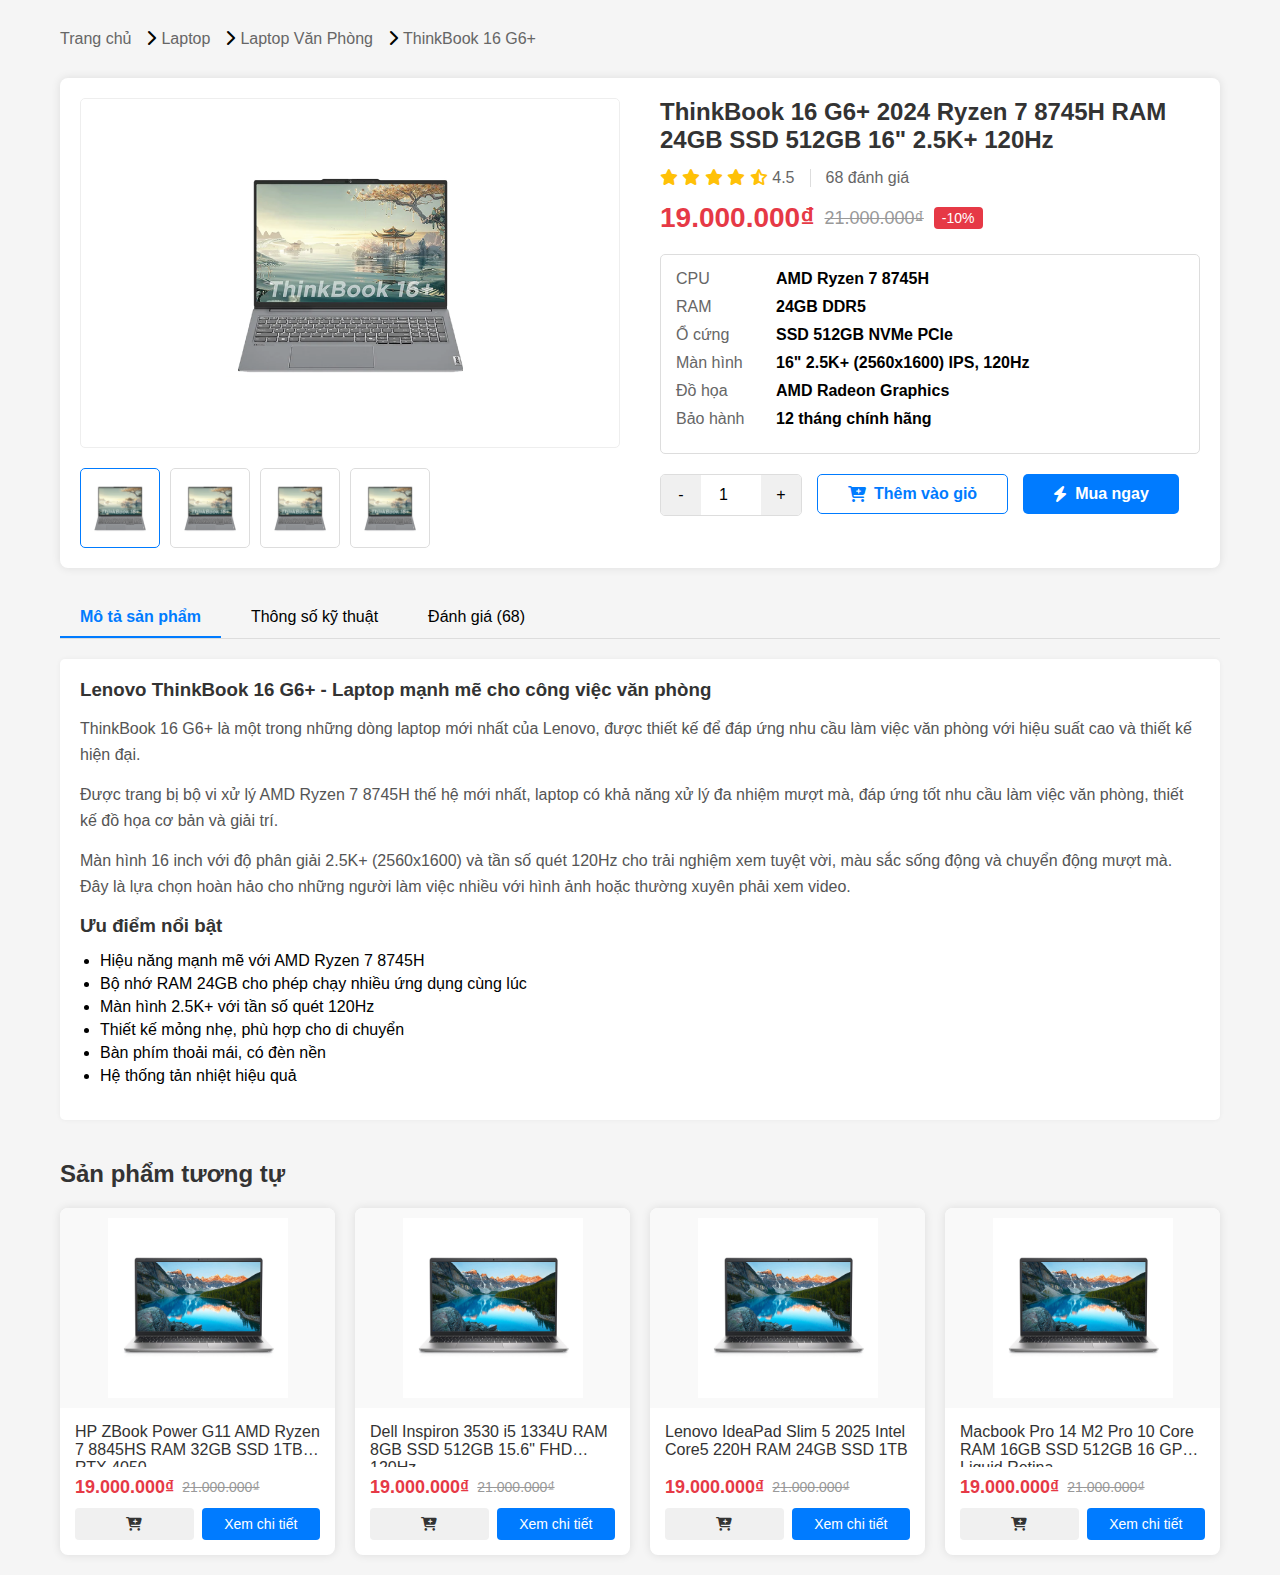
<file: chitiet_sp.html>
<!DOCTYPE html>
<html lang="vi">
  <head>
    <meta charset="UTF-8" />
    <meta name="viewport" content="width=device-width, initial-scale=1.0" />
    <link rel="stylesheet" href="CSS/chitietsp.css" />
    <title>Chi Tiết Sản Phẩm</title>
    <link
      rel="stylesheet"
      href="https://cdnjs.cloudflare.com/ajax/libs/font-awesome/6.7.2/css/all.min.css"
      integrity="sha512-Evv84Mr4kqVGRNSgIGL/F/aIDqQb7xQ2vcrdIwxfjThSH8CSR7PBEakCr51Ck+w+/U6swU2Im1vVX0SVk9ABhg=="
      crossorigin="anonymous"
      referrerpolicy="no-referrer"
    />
  </head>
  <body>
    <div class="container">
      <div class="breadcrumb">
        <a href="index.html">Trang chủ</a>
        <i class="fas fa-chevron-right"></i>
        <a href="#">Laptop</a>
        <i class="fas fa-chevron-right"></i>
        <a href="#">Laptop Văn Phòng</a>
        <i class="fas fa-chevron-right"></i>
        <a href="#">ThinkBook 16 G6+</a>
      </div>

      <div class="product-detail">
        <div class="product-images">
          <div class="main-image">
            <img src="./imgae/LT_VP_1.png" alt="ThinkBook 16 G6+" />
          </div>
          <div class="thumbnail-images">
            <div class="thumbnail active">
              <img src="./imgae/LT_VP_1.png" alt="ThinkBook 16 thumbnail 1" />
            </div>
            <div class="thumbnail">
              <img src="./imgae/LT_VP_1.png" alt="ThinkBook 16 thumbnail 2" />
            </div>
            <div class="thumbnail">
              <img src="./imgae/LT_VP_1.png" alt="ThinkBook 16 thumbnail 3" />
            </div>
            <div class="thumbnail">
              <img src="./imgae/LT_VP_1.png" alt="ThinkBook 16 thumbnail 4" />
            </div>
          </div>
        </div>

        <div class="product-info">
          <h1 class="product-title">
            ThinkBook 16 G6+ 2024 Ryzen 7 8745H RAM 24GB SSD 512GB 16" 2.5K+
            120Hz
          </h1>

          <div class="product-meta">
            <div class="rating">
              <i class="fas fa-star"></i>
              <i class="fas fa-star"></i>
              <i class="fas fa-star"></i>
              <i class="fas fa-star"></i>
              <i class="fas fa-star-half-alt"></i>
              <span>4.5</span>
            </div>
            <div class="reviews">
              <span>68 đánh giá</span>
            </div>
          </div>

          <div class="product-price">
            <div class="current-price">19.000.000₫</div>
            <div class="old-price">21.000.000₫</div>
            <div class="discount">-10%</div>
          </div>

          <div class="product-specs">
            <div class="spec-item">
              <div class="spec-label">CPU</div>
              <div class="spec-value">AMD Ryzen 7 8745H</div>
            </div>
            <div class="spec-item">
              <div class="spec-label">RAM</div>
              <div class="spec-value">24GB DDR5</div>
            </div>
            <div class="spec-item">
              <div class="spec-label">Ổ cứng</div>
              <div class="spec-value">SSD 512GB NVMe PCIe</div>
            </div>
            <div class="spec-item">
              <div class="spec-label">Màn hình</div>
              <div class="spec-value">16" 2.5K+ (2560x1600) IPS, 120Hz</div>
            </div>
            <div class="spec-item">
              <div class="spec-label">Đồ họa</div>
              <div class="spec-value">AMD Radeon Graphics</div>
            </div>
            <div class="spec-item">
              <div class="spec-label">Bảo hành</div>
              <div class="spec-value">12 tháng chính hãng</div>
            </div>
          </div>

          <div class="product-actions">
            <div class="quantity">
              <button class="decrease">-</button>
              <input type="number" value="1" min="1" />
              <button class="increase">+</button>
            </div>
            <button class="add-to-cart">
              <i class="fas fa-cart-plus"></i> Thêm vào giỏ
            </button>
            <button class="buy-now">
              <i class="fas fa-bolt"></i> Mua ngay
            </button>
          </div>
        </div>
      </div>

      <div class="product-description">
        <div class="tab-headers">
          <div class="tab-header active" data-tab="description">
            Mô tả sản phẩm
          </div>
          <div class="tab-header" data-tab="specifications">
            Thông số kỹ thuật
          </div>
          <div class="tab-header" data-tab="reviews">Đánh giá (68)</div>
        </div>

        <div class="tab-content active" id="description">
          <h3>
            Lenovo ThinkBook 16 G6+ - Laptop mạnh mẽ cho công việc văn phòng
          </h3>
          <p>
            ThinkBook 16 G6+ là một trong những dòng laptop mới nhất của Lenovo,
            được thiết kế để đáp ứng nhu cầu làm việc văn phòng với hiệu suất
            cao và thiết kế hiện đại.
          </p>

          <p>
            Được trang bị bộ vi xử lý AMD Ryzen 7 8745H thế hệ mới nhất, laptop
            có khả năng xử lý đa nhiệm mượt mà, đáp ứng tốt nhu cầu làm việc văn
            phòng, thiết kế đồ họa cơ bản và giải trí.
          </p>

          <p>
            Màn hình 16 inch với độ phân giải 2.5K+ (2560x1600) và tần số quét
            120Hz cho trải nghiệm xem tuyệt vời, màu sắc sống động và chuyển
            động mượt mà. Đây là lựa chọn hoàn hảo cho những người làm việc
            nhiều với hình ảnh hoặc thường xuyên phải xem video.
          </p>

          <h3>Ưu điểm nổi bật</h3>
          <ul>
            <li>Hiệu năng mạnh mẽ với AMD Ryzen 7 8745H</li>
            <li>Bộ nhớ RAM 24GB cho phép chạy nhiều ứng dụng cùng lúc</li>
            <li>Màn hình 2.5K+ với tần số quét 120Hz</li>
            <li>Thiết kế mỏng nhẹ, phù hợp cho di chuyển</li>
            <li>Bàn phím thoải mái, có đèn nền</li>
            <li>Hệ thống tản nhiệt hiệu quả</li>
          </ul>
        </div>

        <div class="tab-content" id="specifications">
          <h3>Thông số kỹ thuật chi tiết</h3>

          <div class="spec-item">
            <div class="spec-label">CPU</div>
            <div class="spec-value">
              AMD Ryzen 7 8745H (8 nhân, 16 luồng, 3.0GHz, Turbo Boost lên đến
              5.0GHz)
            </div>
          </div>

          <div class="spec-item">
            <div class="spec-label">RAM</div>
            <div class="spec-value">
              24GB DDR5-5600MHz (8GB onboard + 16GB SO-DIMM)
            </div>
          </div>

          <div class="spec-item">
            <div class="spec-label">Ổ cứng</div>
            <div class="spec-value">512GB SSD M.2 2280 PCIe NVMe</div>
          </div>

          <div class="spec-item">
            <div class="spec-label">Màn hình</div>
            <div class="spec-value">
              16" 2.5K+ (2560x1600) IPS, tần số quét 120Hz, độ sáng 300 nits,
              100% sRGB
            </div>
          </div>

          <div class="spec-item">
            <div class="spec-label">Đồ họa</div>
            <div class="spec-value">AMD Radeon Graphics</div>
          </div>

          <div class="spec-item">
            <div class="spec-label">Cổng kết nối</div>
            <div class="spec-value">
              2x USB-C 3.2 Gen 2 (hỗ trợ sạc và DisplayPort), 2x USB-A 3.2 Gen
              1, 1x HDMI 2.0, 1x jack audio 3.5mm, 1x khe đọc thẻ SD
            </div>
          </div>

          <div class="spec-item">
            <div class="spec-label">Kết nối không dây</div>
            <div class="spec-value">Wi-Fi 6E (802.11ax), Bluetooth 5.3</div>
          </div>

          <div class="spec-item">
            <div class="spec-label">Pin</div>
            <div class="spec-value">Pin 4 cell 71Wh, hỗ trợ sạc nhanh</div>
          </div>

          <div class="spec-item">
            <div class="spec-label">Hệ điều hành</div>
            <div class="spec-value">Windows 11 Home bản quyền</div>
          </div>

          <div class="spec-item">
            <div class="spec-label">Kích thước</div>
            <div class="spec-value">356 x 252 x 16.95 mm</div>
          </div>

          <div class="spec-item">
            <div class="spec-label">Trọng lượng</div>
            <div class="spec-value">1.8 kg</div>
          </div>

          <div class="spec-item">
            <div class="spec-label">Màu sắc</div>
            <div class="spec-value">Xám đen (Mineral Grey)</div>
          </div>
        </div>

        <div class="tab-content" id="reviews">
          <h3>Đánh giá từ khách hàng</h3>

          <div class="review-stats">
            <div class="review-summary">
              <div class="average-rating">4.5/5</div>
              <div class="rating-stars">
                <i class="fas fa-star"></i>
                <i class="fas fa-star"></i>
                <i class="fas fa-star"></i>
                <i class="fas fa-star"></i>
                <i class="fas fa-star-half-alt"></i>
              </div>
              <div>68 đánh giá</div>
            </div>
          </div>

          <div class="review-item">
            <div class="reviewer">Nguyễn Văn A</div>
            <div class="review-rating">
              <i class="fas fa-star"></i>
              <i class="fas fa-star"></i>
              <i class="fas fa-star"></i>
              <i class="fas fa-star"></i>
              <i class="fas fa-star"></i>
            </div>
            <div class="review-date">10/04/2025</div>
            <div class="review-content">
              <p>
                Sản phẩm tuyệt vời, đóng gói cẩn thận. Máy chạy rất mượt, màn
                hình đẹp, pin trâu. Rất hài lòng với sản phẩm.
              </p>
            </div>
          </div>

          <div class="review-item">
            <div class="reviewer">Trần Thị B</div>
            <div class="review-rating">
              <i class="fas fa-star"></i>
              <i class="fas fa-star"></i>
              <i class="fas fa-star"></i>
              <i class="fas fa-star"></i>
              <i class="far fa-star"></i>
            </div>
            <div class="review-date">05/04/2025</div>
            <div class="review-content">
              <p>
                Laptop tốt, phù hợp với công việc văn phòng của tôi. Chỉ tiếc là
                không có bàn phím số.
              </p>
            </div>
          </div>

          <div class="review-item">
            <div class="reviewer">Lê Văn C</div>
            <div class="review-rating">
              <i class="fas fa-star"></i>
              <i class="fas fa-star"></i>
              <i class="fas fa-star"></i>
              <i class="fas fa-star"></i>
              <i class="fas fa-star-half-alt"></i>
            </div>
            <div class="review-date">01/04/2025</div>
            <div class="review-content">
              <p>
                Đã dùng được 1 tuần và rất hài lòng. Máy mỏng nhẹ, hiệu năng
                tốt, màn hình đẹp. Thời lượng pin khoảng 7-8 tiếng sử dụng văn
                phòng bình thường.
              </p>
            </div>
          </div>
        </div>
      </div>

      <div class="related-products">
        <h2>Sản phẩm tương tự</h2>

        <div class="products-grid">
          <div class="product-card">
            <div class="product-card-img">
              <img src="./imgae/LT_VP_3.png" alt="HP ZBook Power G11" />
            </div>
            <div class="product-card-info">
              <div class="product-card-title">
                HP ZBook Power G11 AMD Ryzen 7 8845HS RAM 32GB SSD 1TB RTX 4050
              </div>
              <div class="product-card-price">
                <div class="product-card-current">19.000.000₫</div>
                <div class="product-card-old">21.000.000₫</div>
              </div>
              <div class="product-card-actions">
                <a href="#" class="product-card-cart"
                  ><i class="fas fa-cart-plus"></i
                ></a>
                <a href="#" class="product-card-detail">Xem chi tiết</a>
              </div>
            </div>
          </div>

          <div class="product-card">
            <div class="product-card-img">
              <img src="./imgae/LT_VP_3.png" alt="Dell Inspiron 3530" />
            </div>
            <div class="product-card-info">
              <div class="product-card-title">
                Dell Inspiron 3530 i5 1334U RAM 8GB SSD 512GB 15.6" FHD 120Hz
              </div>
              <div class="product-card-price">
                <div class="product-card-current">19.000.000₫</div>
                <div class="product-card-old">21.000.000₫</div>
              </div>
              <div class="product-card-actions">
                <a href="#" class="product-card-cart"
                  ><i class="fas fa-cart-plus"></i
                ></a>
                <a href="#" class="product-card-detail">Xem chi tiết</a>
              </div>
            </div>
          </div>

          <div class="product-card">
            <div class="product-card-img">
              <img src="./imgae/LT_VP_3.png" alt="Lenovo IdeaPad Slim 5" />
            </div>
            <div class="product-card-info">
              <div class="product-card-title">
                Lenovo IdeaPad Slim 5 2025 Intel Core5 220H RAM 24GB SSD 1TB
              </div>
              <div class="product-card-price">
                <div class="product-card-current">19.000.000₫</div>
                <div class="product-card-old">21.000.000₫</div>
              </div>
              <div class="product-card-actions">
                <a href="#" class="product-card-cart"
                  ><i class="fas fa-cart-plus"></i
                ></a>
                <a href="#" class="product-card-detail">Xem chi tiết</a>
              </div>
            </div>
          </div>

          <div class="product-card">
            <div class="product-card-img">
              <img src="./imgae/LT_VP_3.png" alt="Macbook Pro 14" />
            </div>
            <div class="product-card-info">
              <div class="product-card-title">
                Macbook Pro 14 M2 Pro 10 Core RAM 16GB SSD 512GB 16 GPU Liquid
                Retina
              </div>
              <div class="product-card-price">
                <div class="product-card-current">19.000.000₫</div>
                <div class="product-card-old">21.000.000₫</div>
              </div>
              <div class="product-card-actions">
                <a href="#" class="product-card-cart"
                  ><i class="fas fa-cart-plus"></i
                ></a>
                <a href="#" class="product-card-detail">Xem chi tiết</a>
              </div>
            </div>
          </div>
        </div>
      </div>
    </div>
  </body>
</html>
</file>
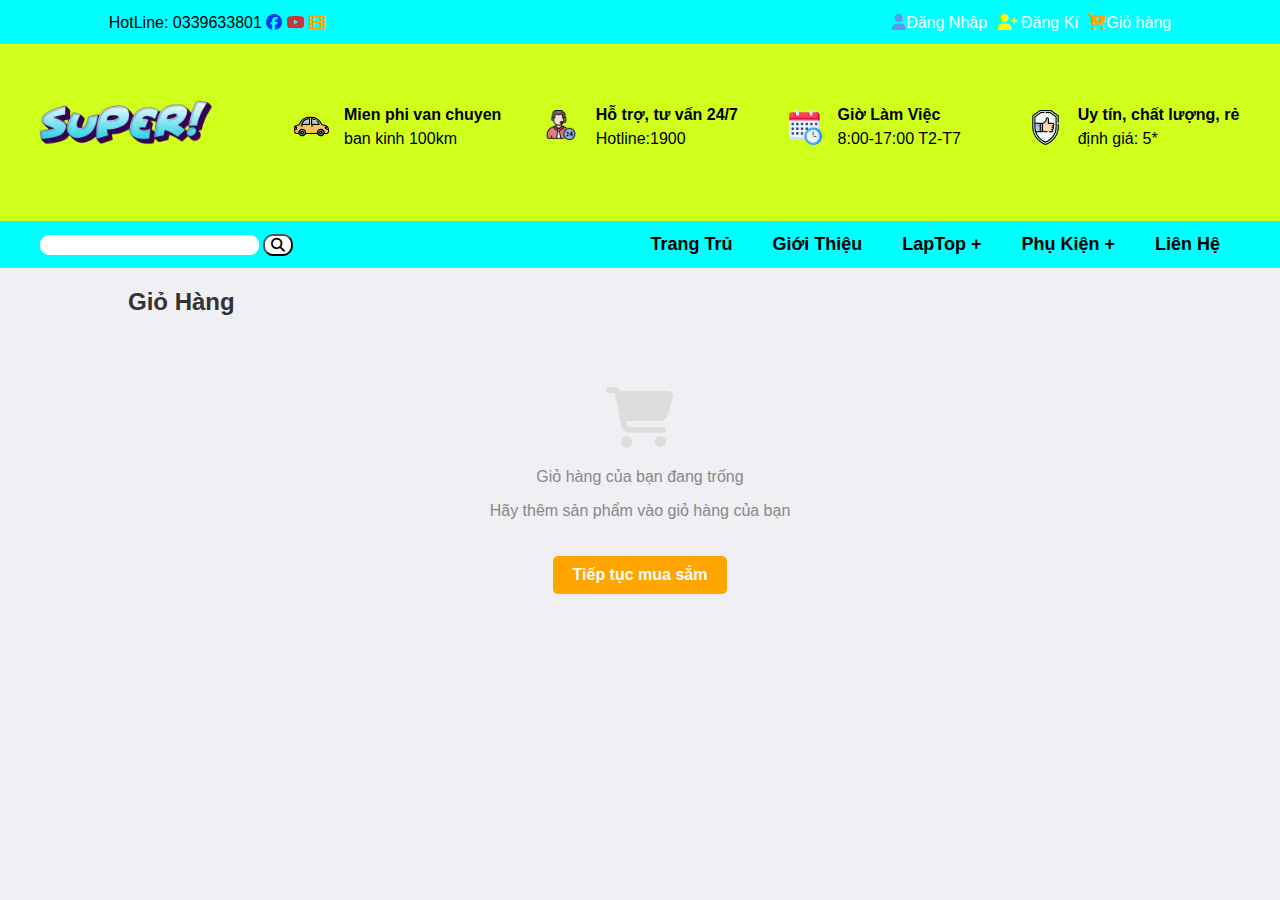
<file: giohang.html>
<!DOCTYPE html>
<html lang="en">
  <head>
    <meta charset="UTF-8" />
    <meta name="viewport" content="width=device-width, initial-scale=1.0" />

    <link rel="shortcut icon" href="./imgae/pc-tower.png" type="image/x-icon" />
    <link
      href="https://unpkg.com/boxicons@2.1.4/css/boxicons.min.css"
      rel="stylesheet"
    />
    <link
      rel="stylesheet"
      href="https://cdnjs.cloudflare.com/ajax/libs/font-awesome/6.7.2/css/all.min.css"
      integrity="sha512-Evv84Mr4kqVGRNSgIGL/F/aIDqQb7xQ2vcrdIwxfjThSH8CSR7PBEakCr51Ck+w+/U6swU2Im1vVX0SVk9ABhg=="
      crossorigin="anonymous"
      referrerpolicy="no-referrer"
    />
    <link rel="stylesheet" href="./CSS/header.css" />
    <link rel="stylesheet" href="./CSS/giohang.css" />
    <title>Document</title>
  </head>
  <body>
    <div id="header">
      <div id="top">
        <div id="top-tops">
          <div id="top-tops-topleft">
            <span>HotLine: 0339633801</span>
            <a
              href="https://www.facebook.com/"
              target="_blank"
              style="color: rgba(0, 0, 255, 0.804)"
              ><i class="fa-brands fa-facebook"></i
            ></a>
            <a
              href="https://www.youtube.com/"
              target="_blank"
              style="color: rgba(255, 0, 0, 0.803)"
            >
              <i class="fa-brands fa-youtube"></i
            ></a>
            <a
              href="https://animevietsub.lol/"
              target="_blank"
              style="color: orange"
              ><i class="fa-solid fa-film"></i>
            </a>
          </div>
          <div id="top-tops-topright">
            <a href="login.html"
              ><i class="fa-solid fa-user" style="color: cornflowerblue"></i
              >Đăng Nhập</a
            >
            <a href="login.html"
              ><i class="fa-solid fa-user-plus" style="color: yellow"></i> Đăng
              Kí</a
            >
            <a href="giohang.html"
              ><i class="fa-solid fa-cart-plus" style="color: orange"></i>Giỏ
              hàng</a
            >
          </div>
        </div>
      </div>
      <div id="banner">
        <div id="show_baner">
          <div id="detail-showbaner">
            <div id="logo">
              <img id="img-logo" src="./imgae/Logo.png" alt="logo" />
            </div>
            <div id="policy">
              <div id="img-policy">
                <img src="./imgae/car.png" style="width: 35px" />
              </div>
              <div id="text-policy">
                <span><b>Mien phi van chuyen</b></span>
                <span>ban kinh 100km</span>
              </div>
            </div>
            <div id="support">
              <div id="img-support">
                <img src="./imgae/support.png" style="width: 30px" />
              </div>
              <div id="text-support">
                <span><b>Hỗ trợ, tư vấn 24/7</b></span>
                <span>Hotline:1900</span>
              </div>
            </div>
            <div id="time">
              <div id="img-time">
                <img src="./imgae/clock.png" style="width: 35px" />
              </div>
              <div id="text-time">
                <span><b>Giờ Làm Việc</b></span
                ><br />
                <span>8:00-17:00 T2-T7</span>
              </div>
            </div>
            <div id="legit">
              <div id="text-legit">
                <span><b>Uy tín, chất lượng, rẻ </b></span><br />
                <span>định giá: 5*</span>
              </div>
              <div id="img-legit">
                <img src="./imgae/legit.png" style="width: 35px" />
              </div>
            </div>
          </div>
        </div>
      </div>
    </div>
    <div class="menu" id="menu">
      <div class="container">
        <form action="" id="search">
          <input type="text" id="search-text" />
          <button id="search-btn">
            <i class="fa-solid fa-magnifying-glass"></i>
          </button>
        </form>
        <input type="checkbox" id="menu-bar" />
        <label for="menu-bar"><i class="fa-solid fa-bars"></i></label>
        <nav class="navbar">
          <ul>
            <li><a href="">Trang Trủ</a></li>
            <li><a href="">Giới Thiệu</a></li>
            <li>
              <a href="#">LapTop +</a>
              <ul>
                <li>
                  <a href="#">Gaming +</a>
                  <ul>
                    <li><a href="">Acer</a></li>
                    <li><a href="">MSI</a></li>
                    <li><a href="">Asus</a></li>
                    <li><a href="">Lenovo</a></li>
                  </ul>
                </li>
                <li>
                  <a href="#">Văn Phòng +</a>
                  <ul>
                    <li><a href="">HP</a></li>
                    <li><a href="">Dell</a></li>
                    <li><a href="">Lenovo</a></li>
                    <li><a href="">Macbook</a></li>
                  </ul>
                </li>
              </ul>
            </li>
            <li>
              <a href="#">Phụ Kiện +</a>
              <ul>
                <li>
                  <a href="#">Ram +</a>
                  <ul>
                    <li><a href="">DRAM</a></li>
                    <li><a href="">SRAM</a></li>
                    <li><a href="">SDRAM</a></li>
                    <li><a href="">DDR RAM</a></li>
                    <li><a href="">LPDDR</a></li>
                  </ul>
                </li>
                <li>
                  <a href="#">Màn Hình +</a>
                  <ul>
                    <li><a href="">Màn hình phẳng</a></li>
                    <li><a href="">Màn hình cong</a></li>
                    <li><a href="">Ultrawide (Siêu rộng)</a></li>
                  </ul>
                </li>
                <li>
                  <a href="#">Ổ Cứng +</a>
                  <ul>
                    <li><a href="">HDD</a></li>
                    <li><a href="">SSD</a></li>
                  </ul>
                </li>
                <li>
                  <a href="#">Chuột +</a>
                  <ul>
                    <li><a href="">có dây</a></li>
                    <li><a href="">không dây</a></li>
                  </ul>
                </li>
                <li>
                  <a href="#">Bàn Phím +</a>
                  <ul>
                    <li><a href="">bàn phím cơ</a></li>
                    <li><a href="">bàn phím thường</a></li>
                    <li><a href="">bàn phím có dây</a></li>
                    <li><a href="">bàn phím không dây</a></li>
                  </ul>
                </li>
              </ul>
            </li>
            <li><a href="">Liên Hệ</a></li>
          </ul>
        </nav>
      </div>
    </div>
    <script
      src="https://code.jquery.com/jquery-3.7.1.js"
      integrity="sha256-eKhayi8LEQwp4NKxN+CfCh+3qOVUtJn3QNZ0TciWLP4="
      crossorigin="anonymous"
    ></script>
    <script>
      window.onscroll = function () {
        myFunction();
      };

      var menu = document.getElementById("menu");
      var sticky = menu.offsetTop;

      function myFunction() {
        if (window.pageYOffset > sticky) {
          menu.classList.add("sticky");
        } else {
          menu.classList.remove("sticky");
        }
      }
    </script>
    <div class="cart-container">
      <h1 class="cart-title">Giỏ Hàng</h1>
      <div id="cart-with-items" style="display: none">
        <script src="JS/giohang.js"></script>
        <table class="cart-table">
          <thead>
            <tr>
              <th>Sản phẩm</th>
              <th>Tên sản phẩm</th>
              <th>Giá</th>
              <th>Số lượng</th>
              <th>Thành tiền</th>
              <th></th>
            </tr>
          </thead>
          <tbody id="cart-items">
            <!-- tai vao localStorage -->
          </tbody>
        </table>

        <div class="cart-summary">
          <div class="summary-row">
            <div class="summary-label">Tạm tính:</div>
            <div class="summary-value" id="subtotal">0 ₫</div>
          </div>
          <div class="summary-row">
            <div class="summary-label">Giảm giá:</div>
            <div class="summary-value">0 ₫</div>
          </div>
          <div class="summary-row">
            <div class="summary-label">Phí vận chuyển:</div>
            <div class="summary-value">Miễn phí</div>
          </div>
          <div class="summary-row total-row">
            <div class="summary-label">Tổng cộng:</div>
            <div class="summary-value total-value" id="total">0 ₫</div>
          </div>
          <button class="checkout-btn" onclick="checkout()">
            Thanh toán ngay
          </button>
        </div>

        <a href="index.html" class="continue-shopping-link">
          <i class="fa-solid fa-arrow-left"></i> Tiếp tục mua sắm
        </a>
        <a class="clear-cart-btn" onclick="clearCart()">
          <i class="fa-solid fa-trash"></i> Xóa tất cả
        </a>
      </div>
      <div id="cart-empty" style="display: block" class="cart-empty">
        <i class="fa-solid fa-cart-shopping"></i>
        <p>Giỏ hàng của bạn đang trống</p>
        <p>Hãy thêm sản phẩm vào giỏ hàng của bạn</p>
        <a href="index.html" class="continue-shopping">Tiếp tục mua sắm</a>
      </div>
    </div>
  </body>
</html>
</file>
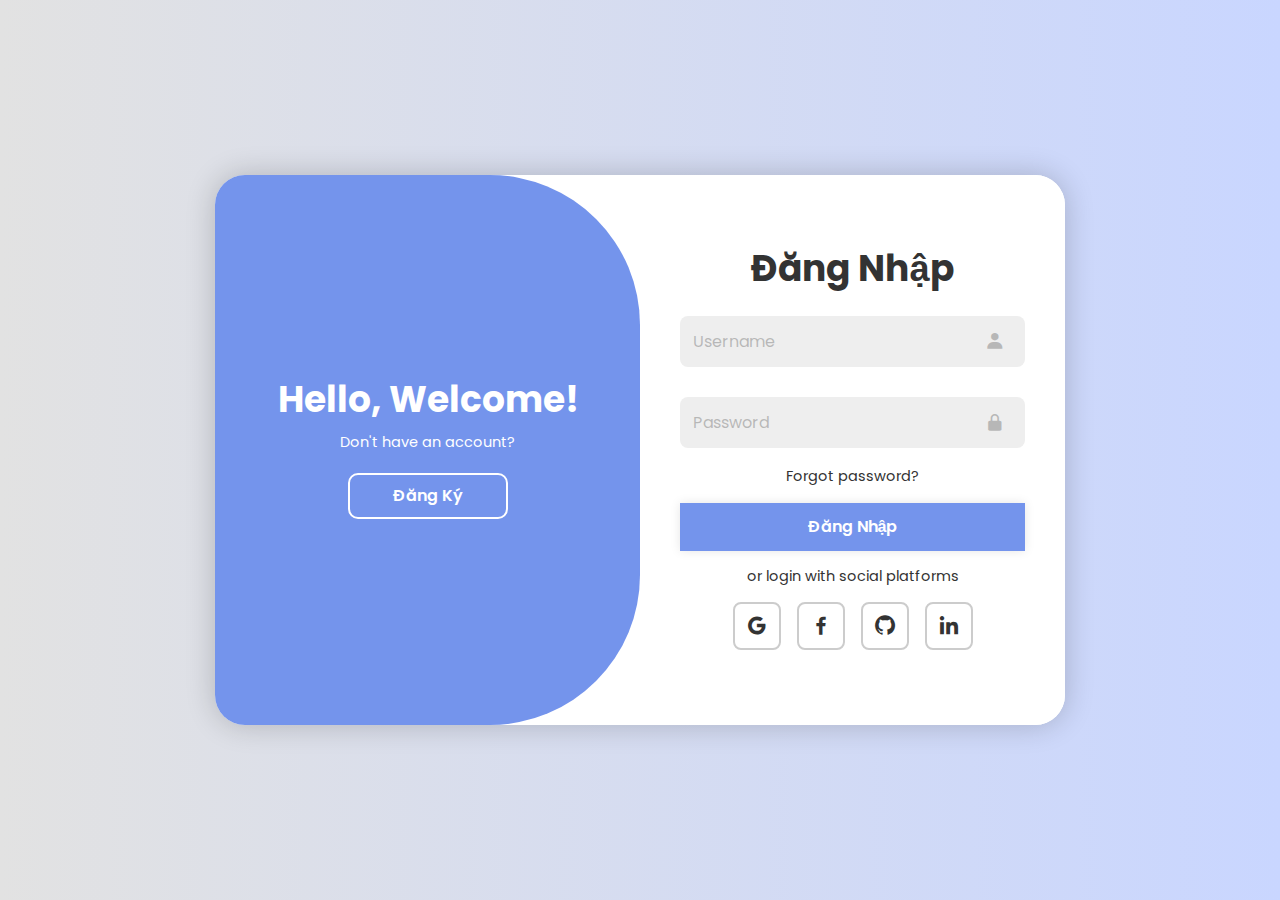
<file: login.html>
<!DOCTYPE html>
<html lang="en">
  <head>
    <meta charset="UTF-8" />
    <meta name="viewport" content="width=device-width, initial-scale=1.0" />
    <link
      href="https://unpkg.com/boxicons@2.1.4/css/boxicons.min.css"
      rel="stylesheet"
    />
    <link rel="stylesheet" href="./CSS/login.css" />
    <title>Document</title>
  </head>
  <body>
    <div class="container">
      <div class="form-box login">
        <form action="">
          <h1>Đăng Nhập</h1>
          <div class="input-box">
            <input type="text" placeholder="Username" required />
            <i class="bx bxs-user"></i>
          </div>
          <div class="input-box">
            <input type="password" placeholder="Password" required />
            <i class="bx bxs-lock-alt"></i>
          </div>
          <div class="forgot-link">
            <a href="">Forgot password?</a>
          </div>
          <button type="input" class="btn">Đăng Nhập</button>
          <p>or login with social platforms</p>
          <div class="social-icons">
            <a href=""><i class="bx bxl-google"></i></a>
            <a href=""><i class="bx bxl-facebook"></i></a>
            <a href=""><i class="bx bxl-github"></i></a>
            <a href=""><i class="bx bxl-linkedin"></i></a>
          </div>
        </form>
      </div>

      <div class="form-box register">
        <form action="">
          <h1>Đăng Ký</h1>
          <div class="input-box">
            <input type="text" placeholder="Username" required />
            <i class="bx bxs-user"></i>
          </div>
          <div class="input-box">
            <input type="email" placeholder="Email" required />
            <i class="bx bxs-envelope"></i>
          </div>
          <div class="input-box">
            <input type="password" placeholder="Password" required />
            <i class="bx bxs-lock-alt"></i>
          </div>
          <button type="input" class="btn">Đăng Ký</button>
          <p>or login with social platforms</p>
          <div class="social-icons">
            <a href=""><i class="bx bxl-google"></i></a>
            <a href=""><i class="bx bxl-facebook"></i></a>
            <a href=""><i class="bx bxl-github"></i></a>
            <a href=""><i class="bx bxl-linkedin"></i></a>
          </div>
        </form>
      </div>

      <div class="toggle-box">
        <div class="toggle-panel toggle-left">
          <h1>Hello, Welcome!</h1>
          <p>Don't have an account?</p>
          <button class="btn register-btn">Đăng Ký</button>
        </div>
        <div class="toggle-panel toggle-right">
          <h1>Welcome Back!</h1>
          <p>Already have an account?</p>
          <button class="btn login-btn">Đăng Nhập</button>
        </div>
      </div>
    </div>

    <script src="./JS/login.js"></script>
  </body>
</html>
</file>
<file: CSS/header.css>
body {
  margin: 0px;
  font-family: Arial;
  box-sizing: border-box;
  background-color: #efeff4;
}
* {
  text-decoration: none;
}

#header {
  width: 100%;
  height: 221px;
  background-color: aqua;
}

#header #top {
  height: 44px;
  width: 100%;
  background-color: aqua;
}

#top #top-tops {
  width: 83%;
  margin: 0px auto;
  line-height: 46px;
}

#top-tops #top-tops-topleft {
  width: 50%;
  float: left;
  color: black;
}

#top-tops #top-tops-topright {
  width: 50%;
  float: right;
  text-align: right;
}
#top-tops-topright a {
  text-decoration: none;
  color: white;
}

#top-tops-topright a:first-child {
  margin-right: 5px;
}
#top-tops-topright a:last-child {
  margin-left: 5px;
}
#top-tops-topright a:hover {
  color: blue;
}

#banner {
  height: 177px;
  max-width: 100%;
  background-color: rgba(234, 255, 0, 0.892);
}

#show_baner {
  width: 1220px;
  margin: 0px auto;
  height: 100%;
  padding-top: 50px;
}
#detail-showbaner {
  width: 100%;
  height: 72px;
}

#logo {
  width: 20%;
  height: 100%;
  float: left;
  margin-right: 10px;
}
#img-logo {
  margin-top: 0px;
  width: 80%;
  height: 60px;
  object-fit: cover;
}
#policy {
  width: 19%;
  height: 100%;
  float: left;
  margin-right: 20px;
}
#img-policy {
  width: 40px;
  height: 100%;
  margin-top: 15px;
  float: left;
  line-height: 24px;
  padding: 0px 10px;
}
#text-policy {
  width: 74%;
  height: 100%;
  float: left;
  margin-top: 9px;
  line-height: 24px;
}

#support {
  width: 19%;
  height: 100%;
  float: left;
  margin-right: 10px;
}
#img-support {
  width: 40px;
  height: 100px;
  margin-top: 16px;
  float: left;
  line-height: 24px;
  padding: 0px 10px;
}
#text-support {
  width: 72%;
  height: 100%;
  float: left;
  margin-top: 9px;
  line-height: 24px;
}
#time {
  width: 19%;
  height: 100%;
  float: left;
  margin-right: 8px;
}

#img-time {
  width: 40px;
  height: 100%;
  margin-top: 16px;
  float: left;
  line-height: 24px;
  padding: 0 10px;
}
#text-time {
  width: 74%;
  height: 100%;
  float: left;
  margin-top: 9px;
  line-height: 24px;
}

#legit {
  width: 19%;
  height: 100%;
  float: left;
}
#text-legit {
  width: 74%;
  height: 100%;
  float: right;
  margin-top: 9px;
  line-height: 24px;
}
#img-legit {
  width: 40px;
  height: 100%;
  float: right;
  margin-top: 16px;
  line-height: 24px;
  padding: 0 10px;
}

.menu {
  position: sticky;
  top: 0px;
  height: 47px;
  width: 100%;
  background-color: aqua;
  z-index: 1200;
}
.container {
  max-width: 1200px;
  margin: 0px auto;
  box-sizing: border-box;
  height: 47px;
  display: flex;
  justify-content: space-between;
  align-items: center;
}
.container .navbar ul {
  list-style: none;
  margin: 0;
  padding: 0;
  font-weight: 600;
}

.container .navbar ul li {
  position: relative;
  float: left;
}
.container .navbar ul li a {
  font-size: 18px;
  padding: 13px 20px;
  display: block;
  color: black;
}

.container .navbar ul li ul {
  position: absolute;
  left: 0;
  width: 150px;
  background: rgba(0, 255, 255, 0.75);
  display: none;
}

.container .navbar ul li:focus-within > ul,
.container .navbar ul li:hover > ul {
  display: initial;
}

.container .navbar ul li ul li {
  width: 100%;
  border: 1px solid rgba(0, 0, 0, 0.305);
}

.container .navbar ul li ul li ul {
  left: 150px;
  top: 0;
}

.container .navbar ul li a:hover {
  background-image: linear-gradient(
    to top,
    rgba(0, 255, 255, 0.619),
    rgba(0, 0, 255, 0.82)
  );
  color: white;
}

.sticky {
  position: fixed;
  top: 0;
  width: 100%;
  background: rgba(0, 255, 255, 0.75);
  z-index: 1000;
}

#search {
  /* background-color: aqua; */
  padding-top: 0px;
}
#search #search-text {
  border: none;
  border-radius: 9px;
  outline: none;
  background: white;
  font-size: 16px;
  padding-left: 10px;
}
#search #search-btn {
  background-color: white;
  border-radius: 10px;
  font-size: 14px;
}

#menu-bar {
  display: none;
}

.container label {
  cursor: pointer;
  color: white;
  display: none;
}

#backtop {
  width: 45px;
  height: 45px;
  color: white;
  background-color: orange;
  display: flex;
  justify-content: center;
  align-items: center;
  border-radius: 50%;
  position: fixed;
  bottom: 40px;
  right: 20px;
  cursor: pointer;
  z-index: 9999;
}

.container a {
  display: none;
}
.btn-link {
  width: 50px;
  height: 50px;
  display: flex;
  justify-content: center;
  align-items: center;
  border-radius: 50%;
  position: fixed;
  right: 25px;
  top: 50%;
  z-index: 9999;
}

.fb {
  margin-top: 60px;
  border: 2px solid blue;
}
.fb a {
  color: blue;
}

.btn-link a {
  font-size: 25px;
}

.YT {
  margin-top: 120px;
  border: 2px solid red;
}
.YT a {
  color: red;
}

.Phone {
  margin-top: 180px;
  border: 2px solid green;
}
.Phone a {
  color: green;
}

.FA {
  border: 2px solid violet;
}

.FA a {
  color: violet;
}

@media (max-width: 991px) {
  #header {
    display: none;
  }
  .container a {
    display: inline-block;
    margin-left: 0px;
  }
  .container {
    padding: 20px;
  }
  .container label {
    display: initial;
  }
  .container .navbar {
    position: absolute;
    top: 100%;
    left: 0;
    right: 0;
    background: aqua;
    border-top: 1px solid #333;
    display: none;
  }
  .container .navbar ul li {
    width: 100%;
  }

  .container .navbar ul li ul {
    position: relative;
    width: 100%;
  }
  .container .navbar ul li ul li {
    background: #fff;
  }
  .container .navbar ul li ul li ul {
    width: 100%;
    left: 0;
  }
  #menu-bar:checked ~ .navbar {
    display: initial;
  }
}
</file>
<file: CSS/text_slideshow.css>
#content {
  width: 1200px;
  min-height: 400px;
  margin: 0px auto;
  box-sizing: border-box;
}

#slideshow {
  width: 100%;
  height: 400px;
  margin-top: 20px;
  margin-bottom: 15px;
  position: relative;
}

#slideshow #show {
  height: 400px;
  width: 100%;
  background-size: cover;
}

#slideshow .btn {
  font-size: 50px;
  color: #999;
  position: absolute;
  top: 50%;
  transform: translateY(-50%);
  cursor: pointer;
}
#slideshow .btn:hover {
  color: white;
}
.btn-left {
  left: 0;
}
.btn-right {
  right: 0;
}

#ads {
  width: 1200px;
  height: 156px;
  margin: 0px auto;
}

#ads img {
  width: 280px;
  height: 100%;
  object-fit: cover;
}

.a1 {
  padding-right: 22.2px;
}

.a2 {
  padding-right: 22.2px;
}

.a3 {
  padding-right: 22.2px;
}
</file>
<file: CSS/vanphong.css>
#wrapper_VP {
  max-width: 1200px;
  margin: 0px auto;
  height: auto;
  position: relative;
}
::before,
::after {
  box-sizing: border-box;
}
h2 {
  margin-top: 50px;
  font-weight: bold;
  font-size: 36px;
  line-height: 43px;
}
#Laptop_VP {
  width: 1100px;
  /* height: 750px; */
  background-color: #fff;
  margin: 0px auto;
  border-radius: 10px;
  padding: 40px 50px 0px;
  box-shadow: 0px 0px 10px 0px #ddd;
}
.row::before {
  content: "";
  display: table;
}
.row {
  width: 1100px;
  /* height: 700px; */
  margin: 0px;
  background-color: #fff;
  display: flex;
  flex-wrap: wrap;
}
.row::after {
  content: "";
  display: table;
  clear: both;
}

.SP_VP {
  width: 220px;
  /* height: 419px; */
  background-color: white;
  padding-left: 0px;
  padding-right: 0px;
  float: none;
  margin-bottom: 40px;
  position: relative;
  transition: 0.2s;
}

.text-sp {
  margin: 9px 0px 12px;
  display: block;
  font-size: 16px;
  text-decoration: none;
  text-align: left;
  line-height: 130%;
  display: -webkit-box;
  -webkit-box-orient: vertical;
  -webkit-line-clamp: 3;
  overflow: hidden;
  text-overflow: ellipsis;
  height: 62px;
  color: black;
}

.bg_sp {
  position: relative;
  padding: 20px 20px 0px 20px;
  top: 0px;
  transform: 0.2s;
}
.bg_sp .img-baosp img {
  width: 180px;
  max-height: 100%;
  vertical-align: middle;
  overflow: clip;
  object-fit: cover;
}

.bg_sp .img-baosp {
  height: 120px;
  display: flex;
  justify-content: center;
  align-items: center;
  margin-bottom: 10px;
}

.bg_sp .price {
  font-size: 19px;
  text-align: left;
  margin-bottom: 0px;
  line-height: 16.5px;
  color: orange;
}

.bg_sp .price .price-old {
  font-size: 14px;
  line-height: 13px;
  text-decoration: line-through;
  color: #ddd;
}

.bg_sp:hover {
  background-color: #fff;
  box-shadow: 0px 0px 10px 10px #dddddd;
  border-radius: 20px;
  position: absolute;
  left: 0px;
  z-index: 10;
  transition: 0.2s cubic-bezier(0.075, 0.82, 0.165, 1);
}

.SP_VP:hover .ab {
  display: block;
  z-index: 10;
}
.ab {
  width: 100%;
  padding: 0 0px;
  display: none;
  background: #fff;
}

.thongso {
  padding: 10px;
  margin-top: 10px;
  font-size: 10px;
  line-height: 130%;
  border-radius: 15px;
  overflow: hidden;
  background-color: #ddd;
}

.btn_sp {
  border-radius: 5px;
  background-color: orange;
  margin-top: 10px;
  display: flex;
  margin-bottom: 20px;
}

.btn_sp .a-them {
  width: 30%;
  height: 35px;
  background-image: linear-gradient(to right, yellow, orange);
  display: grid;
  align-items: center;
  justify-content: center;
  line-height: 100%;
  color: #fff;
  font-size: 17px;
  border-radius: 5px;
}

.btn_sp .a-ct {
  width: 70%;
  height: 35px;
  background-image: linear-gradient(to right, red, orange);
  display: grid;
  align-items: center;
  justify-content: center;
  line-height: 100%;
  color: #fff;
  font-size: 17px;
  border-radius: 10px;
  text-decoration: none;
}

#wrapper_VP .Manufacturer {
  position: absolute;
  display: flex;
  right: 0px;
  top: 10px;
}

#wrapper_VP .Manufacturer-list {
  display: flex;
}

.Manufacturer-list a {
  font-size: 16px;
  font-weight: 700;
  padding: 8px 20px;
  line-height: 100%;
  border-radius: 5px;
  text-decoration: none;
  color: #606060;
}

#wrapper_VP .Manufacturer-All {
  display: grid;
  margin-left: 20px;
  align-items: center;
}

.Manufacturer-All a {
  color: #098bf6;
  text-decoration: none;
  font-size: 16px;
  font-weight: 700;
  line-height: 100%;
}

.Manufacturer-list a:hover {
  background-color: white;
}
.Manufacturer-All a:hover {
  color: chartreuse;
}

@media (max-width: 1150px) {
  #Laptop_VP {
    width: 100%;
    padding: 40px 20px 0px;
  }
  #content,
  #ads,
  #wraper-video {
    display: none;
  }

  .row {
    width: 100%;
    /* justify-content: space-around; */
  }
}

@media (max-width: 992px) {
  .SP_VP {
    width: 200px;
  }

  .bg_sp .img-baosp img {
    width: 160px;
  }
}

@media (max-width: 768px) {
  #wrapper_VP {
    width: 100%;
    padding: 20px 10px;
  }
  .row::before,
  .row::after {
    display: none;
  }

  h2 {
    font-size: 26px;
    text-align: center;
    margin-top: 30px;
  }

  #Laptop_VP {
    padding: 20px 10px 0px;
    box-shadow: none;
    border-top: 1px solid rgba(188, 188, 188, 0.145);
    border-left: 1px solid rgba(188, 188, 188, 0.145);
    margin-top: 20px !important;
    border-radius: 0px;
  }

  .row {
    display: grid;
    grid-template-columns: repeat(3, 1fr);
    gap: 0;
  }

  .SP_VP {
    width: 100%;
    border-right: 1px solid rgba(188, 188, 188, 0.145);
    border-bottom: 1px solid rgba(188, 188, 188, 0.145);
    margin-bottom: 0px;
  }

  .bg_sp {
    padding: 10px;
  }

  .bg_sp .img-baosp {
    height: 100px;
  }

  .bg_sp .img-baosp img {
    width: 100%;
    height: 100%;
    object-fit: contain;
  }

  .bg_sp:hover {
    position: relative;
    box-shadow: none;
  }

  .text-sp {
    font-size: 14px;
    height: 54px;
  }

  .bg_sp .price {
    font-size: 16px;
  }

  #wrapper_VP .Manufacturer {
    display: none;
  }
}

@media (max-width: 576px) {
  .row {
    grid-template-columns: repeat(2, 1fr);
  }

  .text-sp {
    font-size: 12px;
    height: 48px;
    -webkit-line-clamp: 2;
  }

  .bg_sp .price {
    font-size: 14px;
  }

  .bg_sp .price .price-old {
    font-size: 12px;
  }
}

@media (max-width: 375px) {
  .row {
    grid-template-columns: repeat(1, 1fr);
  }

  .SP_VP {
    max-width: 220px;
    margin: 0 auto;
  }

  .bg_sp .img-baosp {
    height: 120px;
  }
}
</file>
<file: CSS/gaming.css>
#wrapper_GM {
  max-width: 1200px;
  margin: 0px auto;
  height: auto;
  position: relative;
}

h2 {
  margin-top: 50px;
  font-family: bold;
  font-size: 36px;
  line-height: 43px;
}

#LapTop_Gaming {
  width: 1100px;
  /* height: 750px; */
  background-color: #fff;
  margin: 0px auto;
  border-radius: 10px;
  padding: 40px 50px 0px;
  box-shadow: 0px 0px 10px 0px #ddd;
}

.SP_GM {
  width: 220px;
  /* height: 419px; */
  background-color: white;
  padding-left: 0px;
  padding-right: 0px;
  float: none;
  margin-bottom: 40px;
  position: relative;
  transition: 0.2s;
}

.SP_GM:hover .ab {
  display: block;
  z-index: 10;
}

#wrapper_GM .Manufacturer {
  position: absolute;
  display: flex;
  right: 0px;
  top: 10px;
}
#wrapper_GM .Manufacturer-list {
  display: flex;
}

#wrapper_GM .Manufacturer-All {
  display: grid;
  margin-left: 20px;
  align-items: center;
}

@media (max-width: 1150px) {
  #LapTop_Gaming {
    width: 100%;
    padding: 40px 20px 0px;
  }
}

@media (max-width: 992px) {
  .SP_GM {
    width: 200px;
  }
}

@media (max-width: 768px) {
  #wrapper_GM {
    width: 100%;
    padding: 20px 10px;
  }

  h2 {
    font-size: 26px;
    text-align: center;
    margin-top: 30px;
  }

  #LapTop_Gaming {
    padding: 20px 10px 0px;
    box-shadow: none;
    border-top: 1px solid rgba(188, 188, 188, 0.145);
    border-left: 1px solid rgba(188, 188, 188, 0.145);
    margin-top: 20px !important;
    border-radius: 0px;
  }

  .row {
    display: grid;
    grid-template-columns: repeat(3, 1fr);
    gap: 0;
  }

  .SP_GM {
    width: 100%;
    border-right: 1px solid rgba(188, 188, 188, 0.145);
    border-bottom: 1px solid rgba(188, 188, 188, 0.145);
    margin-bottom: 0px;
  }

  #wrapper_GM .Manufacturer {
    display: none;
  }
}

@media (max-width: 576px) {
}

@media (max-width: 375px) {
  .SP_GM {
    max-width: 220px;
    margin: 0 auto;
  }
}
</file>
<file: CSS/phukien.css>
#wrapper_PK {
  max-width: 1200px;
  margin: 0px auto;
  height: auto;
  margin-bottom: 40px;
}

h2 {
  margin-top: 40px;
  font-family: bold;
  font-size: 36px;
  line-height: 43px;
}
#Phukien {
  width: 1100px;
  /* height: 750px; */
  background-color: #fff;
  margin: 0px auto;
  border-radius: 10px;
  padding: 40px 50px 0px;
  box-shadow: 0px 0px 10px 0px #ddd;
}

.SP_PK {
  width: 220px;
  /* height: 419px; */
  background-color: white;
  padding-left: 0px;
  padding-right: 0px;
  float: none;
  margin-bottom: 40px;
  position: relative;
  transition: 0.2s;
}

.SP_PK:hover .ab {
  display: block;
  z-index: 10px;
}

@media (max-width: 1150px) {
  #Phukien {
    width: 100%;
    padding: 40px 20px 0px;
  }
}

@media (max-width: 992px) {
  .SP_PK {
    width: 200px;
  }

  .bg_sp .img-baosp img {
    width: 160px;
  }
}

@media (max-width: 768px) {
  #wrapper_PK {
    width: 100%;
    padding: 20px 10px;
  }
  .row::before,
  .row::after {
    display: none;
  }

  h2 {
    font-size: 26px;
    text-align: center;
    margin-top: 30px;
  }

  #Phukien {
    padding: 20px 10px 0px;
    box-shadow: none;
    border-top: 1px solid rgba(188, 188, 188, 0.145);
    border-left: 1px solid rgba(188, 188, 188, 0.145);
    margin-top: 20px !important;
    border-radius: 0px;
  }

  .row {
    display: grid;
    grid-template-columns: repeat(3, 1fr);
    gap: 0;
  }

  .SP_PK {
    width: 100%;
    border-right: 1px solid rgba(188, 188, 188, 0.145);
    border-bottom: 1px solid rgba(188, 188, 188, 0.145);
    margin-bottom: 0px;
  }

  .bg_sp {
    padding: 10px;
  }

  .bg_sp .img-baosp {
    height: 100px;
  }

  .bg_sp .img-baosp img {
    width: 100%;
    height: 100%;
    object-fit: contain;
  }

  .bg_sp:hover {
    position: relative;
    box-shadow: none;
  }

  .text-sp {
    font-size: 14px;
    height: 54px;
  }

  .bg_sp .price {
    font-size: 16px;
  }

  #wrapper_PK .Manufacturer {
    display: none;
  }
}

@media (max-width: 576px) {
  .row {
    grid-template-columns: repeat(2, 1fr);
  }

  .text-sp {
    font-size: 12px;
    height: 48px;
    -webkit-line-clamp: 2;
  }

  .bg_sp .price {
    font-size: 14px;
  }

  .bg_sp .price .price-old {
    font-size: 12px;
  }
}

@media (max-width: 375px) {
  .row {
    grid-template-columns: repeat(1, 1fr);
  }

  .SP_PK {
    max-width: 220px;
    margin: 0 auto;
  }

  .bg_sp .img-baosp {
    height: 120px;
  }
}
</file>
<file: CSS/footer.css>
#wraper-video {
  width: 1200px;
  height: auto;
  margin: 0px auto;
  margin-bottom: 50px;
}
.video-sp {
  width: 1100px;
  /* height: 750px; */
  background-color: #fff;
  margin: 0px auto;
  border-radius: 10px;
  padding: 40px 50px;
  box-shadow: 0px 0px 10px 0px #ddd;
  display: flex;
}

.vd1 {
  margin-right: 50px;
}

#footer {
  width: 100vw;
  height: 400px;
  background-color: aqua;
}

#footer-containner {
  max-width: 1205px;
  height: 380px;
  margin: 0px auto;
  display: grid;
  grid-template-columns: repeat(4, 250px 270px 270px 410px);
}

#footer-containner h3 {
  font-weight: bold;
  color: black;
  padding-top: 10px;
}

#footer-containner ul {
  margin: 0px;
  padding: 0px;
}

#footer-containner li:hover a {
  color: white;
}

#footer-containner li {
  list-style: none;
}

#footer-containner li a {
  text-decoration: none;
  color: gray;
  display: block;
  padding: 10px 0px;
}

/* for mobile */
@media screen and (max-width: 768px) {
  #footer {
    width: 100vw;
  }
  #footer-containner {
    display: flex;
    justify-content: center;
    align-items: center;
  }
  .Hotro {
    display: none;
  }
  .lienHe {
    display: none;
  }
  .chinhsach {
    display: none;
  }
  .btn-link {
    width: 35px;
    height: 35px;
  }
  .btn-link a {
    font-size: 20px;
  }
  #backtop {
    width: 40px;
    height: 40px;
  }
}

/* for talet */
@media screen and (min-width: 769px) and (max-width: 1200px) {
  .sodo {
    display: none;
  }
  #footer {
    width: 100vw;
  }
  #footer-containner {
    margin: 0px auto;
    display: grid;
    grid-template-columns: repeat(auto-fit, minmax(249px, 1fr));
  }
  .Hotro {
    margin-left: 30px;
  }

  .btn-link {
    width: 40px;
    height: 40px;
  }
  .btn-link a {
    font-size: 25px;
  }
  #backtop {
    width: 45px;
    height: 45px;
  }
}
</file>
<file: CSS/chitietsp.css>
* {
  margin: 0;
  padding: 0;
  box-sizing: border-box;
  font-family: Arial, sans-serif;
}

body {
  background-color: #f5f5f5;
}

.container {
  max-width: 1200px;
  margin: 0 auto;
  padding: 20px;
}

.breadcrumb {
  display: flex;
  padding: 10px 0;
  margin-bottom: 20px;
}

.breadcrumb a {
  color: #666;
  text-decoration: none;
  margin-right: 10px;
}

.breadcrumb a:hover {
  color: #007bff;
}

.breadcrumb i {
  margin: 0 5px;
}

.product-detail {
  display: flex;
  flex-wrap: wrap;
  background-color: #fff;
  border-radius: 8px;
  box-shadow: 0 0 10px rgba(0, 0, 0, 0.1);
  overflow: hidden;
}

.product-images {
  flex: 1;
  min-width: 300px;
  padding: 20px;
}

.main-image {
  height: 350px;
  display: flex;
  justify-content: center;
  align-items: center;
  margin-bottom: 20px;
  border: 1px solid #eee;
  border-radius: 5px;
}

.main-image img {
  max-width: 100%;
  max-height: 300px;
  object-fit: contain;
}

.thumbnail-images {
  display: flex;
  gap: 10px;
  overflow-x: auto;
}

.thumbnail {
  width: 80px;
  height: 80px;
  border: 1px solid #ddd;
  border-radius: 5px;
  cursor: pointer;
  padding: 5px;
  display: flex;
  justify-content: center;
  align-items: center;
}

.thumbnail img {
  max-width: 100%;
  max-height: 100%;
  object-fit: contain;
}

.thumbnail.active {
  border-color: #007bff;
}

.product-info {
  flex: 1;
  min-width: 300px;
  padding: 20px;
}

.product-title {
  font-size: 24px;
  margin-bottom: 15px;
  color: #333;
}

.product-meta {
  display: flex;
  align-items: center;
  margin-bottom: 15px;
  color: #666;
}

.product-meta .rating {
  margin-right: 15px;
}

.product-meta .rating i {
  color: #ffc107;
}

.product-meta .reviews {
  border-left: 1px solid #ddd;
  padding-left: 15px;
}

.product-price {
  display: flex;
  align-items: center;
  margin-bottom: 20px;
}

.current-price {
  font-size: 28px;
  font-weight: bold;
  color: #e63946;
  margin-right: 10px;
}

.old-price {
  font-size: 18px;
  text-decoration: line-through;
  color: #999;
}

.discount {
  background-color: #e63946;
  color: #fff;
  padding: 3px 8px;
  border-radius: 4px;
  font-size: 14px;
  margin-left: 10px;
}

.product-specs {
  border: 1px solid #ddd;
  border-radius: 5px;
  padding: 15px;
  margin-bottom: 20px;
}

.spec-item {
  display: flex;
  margin-bottom: 10px;
}

.spec-label {
  width: 100px;
  color: #666;
}

.spec-value {
  flex: 1;
  font-weight: bold;
}

.product-actions {
  display: flex;
  gap: 15px;
  margin-bottom: 20px;
}

.quantity {
  display: flex;
  align-items: center;
  border: 1px solid #ddd;
  border-radius: 5px;
  overflow: hidden;
}

.quantity button {
  width: 40px;
  height: 40px;
  background-color: #f0f0f0;
  border: none;
  font-size: 16px;
  cursor: pointer;
}

.quantity input {
  width: 60px;
  height: 40px;
  border: none;
  text-align: center;
  font-size: 16px;
}

.add-to-cart,
.buy-now {
  padding: 0 30px;
  height: 40px;
  border: none;
  border-radius: 5px;
  font-size: 16px;
  font-weight: bold;
  cursor: pointer;
  display: flex;
  align-items: center;
  gap: 8px;
}

.add-to-cart {
  background-color: #fff;
  color: #007bff;
  border: 1px solid #007bff;
}

.buy-now {
  background-color: #007bff;
  color: #fff;
}

.add-to-cart:hover {
  background-color: #007bff10;
}

.buy-now:hover {
  background-color: #0069d9;
}

.product-description {
  margin-top: 30px;
}

.tab-headers {
  display: flex;
  border-bottom: 1px solid #ddd;
  margin-bottom: 20px;
}

.tab-header {
  padding: 10px 20px;
  cursor: pointer;
  border-bottom: 2px solid transparent;
  margin-right: 10px;
}

.tab-header.active {
  border-bottom-color: #007bff;
  color: #007bff;
  font-weight: bold;
}

.tab-content {
  display: none;
  padding: 20px;
  background-color: #fff;
  border-radius: 5px;
  box-shadow: 0 0 5px rgba(0, 0, 0, 0.05);
}

.tab-content.active {
  display: block;
}

.tab-content h3 {
  margin-bottom: 15px;
  color: #333;
}

.tab-content p {
  line-height: 1.6;
  color: #555;
  margin-bottom: 15px;
}

.tab-content ul {
  padding-left: 20px;
  margin-bottom: 15px;
}

.tab-content li {
  margin-bottom: 5px;
}

/* Related products */
.related-products {
  margin-top: 40px;
}

.related-products h2 {
  margin-bottom: 20px;
  color: #333;
}

.products-grid {
  display: grid;
  grid-template-columns: repeat(auto-fill, minmax(250px, 1fr));
  gap: 20px;
}

.product-card {
  background-color: #fff;
  border-radius: 8px;
  box-shadow: 0 0 10px rgba(0, 0, 0, 0.1);
  overflow: hidden;
  transition: transform 0.3s;
}

.product-card:hover {
  transform: translateY(-5px);
}

.product-card-img {
  height: 200px;
  display: flex;
  justify-content: center;
  align-items: center;
  padding: 10px;
  background-color: #f9f9f9;
}

.product-card-img img {
  max-width: 100%;
  max-height: 180px;
  object-fit: contain;
}

.product-card-info {
  padding: 15px;
}

.product-card-title {
  font-size: 16px;
  margin-bottom: 10px;
  color: #333;
  display: -webkit-box;
  -webkit-line-clamp: 2;
  -webkit-box-orient: vertical;
  overflow: hidden;
  text-overflow: ellipsis;
  height: 44px;
}

.product-card-price {
  display: flex;
  align-items: center;
  margin-bottom: 10px;
}

.product-card-current {
  font-size: 18px;
  font-weight: bold;
  color: #e63946;
  margin-right: 8px;
}

.product-card-old {
  font-size: 14px;
  text-decoration: line-through;
  color: #999;
}

.product-card-actions {
  display: flex;
  justify-content: space-between;
}

.product-card-actions a {
  padding: 8px;
  text-decoration: none;
  border-radius: 4px;
  font-size: 14px;
  text-align: center;
  flex: 1;
}

.product-card-cart {
  background-color: #f0f0f0;
  color: #333;
  margin-right: 8px;
}

.product-card-detail {
  background-color: #007bff;
  color: #fff;
}

@media (max-width: 768px) {
  .product-images,
  .product-info {
    flex: 100%;
  }

  .product-actions {
    flex-direction: column;
  }

  .tab-headers {
    overflow-x: auto;
    white-space: nowrap;
    padding-bottom: 10px;
  }
}
</file>
<file: CSS/giohang.css>
/* CSS cho trang giỏ hàng */
.cart-container {
  width: 80%;
  margin: 20px auto;
  min-height: 60vh;
}

.cart-title {
  font-size: 24px;
  margin-bottom: 20px;
  color: #333;
  padding-bottom: 10px;
  border-bottom: 2px solid #eee;
}

.cart-empty {
  text-align: center;
  padding: 40px 0;
  color: #888;
}

.cart-empty i {
  font-size: 60px;
  color: #ddd;
  display: block;
  margin-bottom: 20px;
}

.cart-empty .continue-shopping {
  display: inline-block;
  margin-top: 20px;
  padding: 10px 20px;
  background-color: orange;
  color: white;
  text-decoration: none;
  border-radius: 5px;
  font-weight: bold;
}

.cart-table {
  width: 100%;
  border-collapse: collapse;
}

.cart-table th {
  background-color: #f8f8f8;
  padding: 12px;
  text-align: left;
  font-weight: bold;
  color: #555;
}

.cart-table td {
  padding: 15px 12px;
  border-bottom: 1px solid #eee;
  vertical-align: middle;
}

.product-image {
  width: 80px;
  height: 80px;
  object-fit: contain;
}

.product-name {
  font-weight: bold;
  color: #333;
}

.product-price {
  color: #e63946;
  font-weight: bold;
}

.quantity-control {
  display: flex;
  align-items: center;
}

.quantity-btn {
  width: 30px;
  height: 30px;
  background-color: #f4f4f4;
  border: 1px solid #ddd;
  display: flex;
  justify-content: center;
  align-items: center;
  cursor: pointer;
}

.quantity-input {
  width: 40px;
  height: 30px;
  text-align: center;
  border: 1px solid #ddd;
  margin: 0 5px;
}

.remove-btn {
  background-color: transparent;
  border: none;
  color: #888;
  cursor: pointer;
  transition: color 0.3s;
}

.remove-btn:hover {
  color: #e63946;
}

.cart-summary {
  width: 350px;
  margin-left: auto;
  margin-top: 30px;
  background-color: #f8f8f8;
  padding: 20px;
  border-radius: 5px;
}

.summary-row {
  display: flex;
  justify-content: space-between;
  margin-bottom: 15px;
}

.summary-label {
  color: #555;
}

.summary-value {
  font-weight: bold;
  color: #333;
}

.total-row {
  font-size: 18px;
  padding-top: 15px;
  border-top: 1px solid #ddd;
  margin-top: 15px;
}

.total-value {
  color: #e63946;
}

.checkout-btn {
  display: block;
  width: 100%;
  padding: 12px;
  text-align: center;
  background-color: orange;
  color: white;
  border: none;
  border-radius: 5px;
  font-weight: bold;
  margin-top: 20px;
  cursor: pointer;
  transition: background-color 0.3s;
}

.checkout-btn:hover {
  background-color: #ff8c00;
}

.continue-shopping-link {
  display: inline-block;
  margin-top: 20px;
  color: #555;
  text-decoration: none;
}

.continue-shopping-link i {
  margin-right: 5px;
}

.continue-shopping-link:hover {
  color: orange;
}

.clear-cart-btn {
  display: inline-block;
  margin-top: 20px;
  margin-left: 20px;
  color: #e63946;
  text-decoration: none;
  cursor: pointer;
}

.clear-cart-btn:hover {
  text-decoration: underline;
}

/* Responsive styles */
@media (max-width: 768px) {
  .cart-table thead {
    display: none;
  }

  .cart-table,
  .cart-table tbody,
  .cart-table tr,
  .cart-table td {
    display: block;
    width: 100%;
  }

  .cart-table tr {
    margin-bottom: 15px;
    padding-bottom: 15px;
    border-bottom: 1px solid #eee;
  }

  .cart-table td {
    text-align: right;
    padding-left: 50%;
    position: relative;
    border-bottom: none;
  }

  .cart-table td::before {
    content: attr(data-label);
    position: absolute;
    left: 0;
    width: 50%;
    padding-left: 15px;
    font-weight: bold;
    text-align: left;
  }

  .cart-summary {
    width: 100%;
  }
}
</file>
<file: CSS/login.css>
@import url("https://fonts.googleapis.com/css2?family=Poppins:ital,wght@0,100;0,200;0,300;0,400;0,500;0,600;0,700;0,800;0,900;1,100;1,200;1,300;1,400;1,500;1,600;1,700;1,800;1,900&display=swap");

* {
  margin: 0;
  padding: 0;
  box-sizing: border-box;
  font-family: "Poppins", sans-serif;
}

body {
  display: flex;
  justify-content: center;
  align-items: center;
  min-height: 100vh;
  background: linear-gradient(90deg, #e2e2e2, #c9d6ff);
}
.container {
  position: relative;
  width: 850px;
  height: 550px;
  background-color: #fff;
  border-radius: 30px;
  margin: 20px;
  box-shadow: 0 0 30px rgba(0, 0, 0, 0.2);
  overflow: hidden;
}

.form-box {
  position: absolute;
  right: 0%;
  height: 100%;
  width: 50%;
  background: #fff;
  display: flex;
  align-items: center;
  color: #333;
  text-align: center;
  padding: 40px;
  z-index: 1;
  transition: 0.6s ease-in-out 1.2s, visibility 0s 1s;
}

.container.active .form-box {
  right: 50%;
}

.form-box.register {
  visibility: hidden;
}

.container.active .form-box.register {
  visibility: visible;
}
form {
  width: 100%;
}

.container h1 {
  font-size: 36px;
  margin: -10px 0;
}

.input-box {
  position: relative;
  margin: 30px 0;
}

.input-box input {
  width: 100%;
  padding: 13px;
  background: #eee;
  border-radius: 8px;
  border: none;
  outline: none;
  font-size: 16px;
  color: #333;
  font-weight: 500;
}

.input-box input::placeholder {
  color: #8888;
  font-weight: 400;
}

.input-box i {
  position: absolute;
  right: 20px;
  top: 50%;
  transform: translateY(-50%);
  font-size: 20px;
  color: #8888;
}

.forgot-link {
  margin: -15px 0 15px;
}

.forgot-link a {
  font-size: 14.5px;
  color: #333;
  text-decoration: none;
}

.btn {
  width: 100%;
  height: 48px;
  background: #7494ec;
  box-shadow: 0 0 10px rgba(0, 0, 0, 0.1);
  border: none;
  cursor: pointer;
  font-size: 16px;
  font-weight: 600;
  color: #fff;
}

.container p {
  font-size: 14.5px;
  margin: 15px 0;
}

.social-icons {
  display: flex;
  justify-content: center;
}

.social-icons a {
  display: inline-flex;
  padding: 10px;
  border: 2px solid #ccc;
  border-radius: 8px;
  font-size: 24px;
  color: #333;
  text-decoration: none;
  margin: 0 8px;
}

.toggle-box {
  position: absolute;
  width: 100%;
  height: 100%;
}
.toggle-box:before {
  content: "";
  position: absolute;
  left: -250%;
  width: 300%;
  height: 100%;
  background: #7494ec;
  border-radius: 150px;
  z-index: 2;
  transition: 1.8s ease-in-out;
}

.container.active .toggle-box::before {
  left: 50%;
}
.toggle-panel {
  position: absolute;
  width: 50%;
  height: 100%;
  color: #fff;
  display: flex;
  flex-direction: column;
  justify-content: center;
  align-items: center;
  z-index: 2;
  transition: 0.6s ease-in-out;
}
.toggle-panel.toggle-left {
  left: 0;
  transition-delay: 1.2s;
}
.container.active .toggle-panel.toggle-left {
  left: -50%;
  transition-delay: 0.6s;
}

.toggle-panel.toggle-right {
  right: -50%;
  transition-delay: 0.6s;
}
.container.active .toggle-panel.toggle-right {
  right: 0;
  transition-delay: 1.2s;
}

.toggle-panel p {
  margin-bottom: 20px;
}

.toggle-panel .btn {
  width: 160px;
  height: 46px;
  background: transparent;
  border: 2px solid #fff;
  box-shadow: none;
  border-radius: 10px;
}

@media screen and (max-width: 650px) {
  .container {
    height: calc(100vh - 40px);
  }

  .form-box {
    bottom: 0;
    width: 100%;
    height: 70%;
  }
  .container.active .form-box {
    right: 0;
    bottom: 30%;
  }
  .toggle-box::before {
    left: 0;
    top: -270%;
    width: 100%;
    height: 300%;
    border-radius: 20vw;
  }
  .container.active .toggle-box::before {
    left: 0;
    top: 70%;
  }
  .toggle-panel {
    width: 100%;
    height: 30%;
  }
  .toggle-panel.toggle-left {
    top: 0;
  }
  .container.active .toggle-panel.toggle-left {
    left: 0;
    top: -30%;
  }
  .toggle-panel.toggle-right {
    right: 0;
    bottom: -30%;
  }
  .container.active .toggle-panel.toggle-right {
    bottom: 0;
  }
}

@media screen and (max-width: 400px) {
  .form-box {
    padding: 20px;
  }

  .toggle-panel h1 {
    font-size: 30px;
  }
}
</file>
